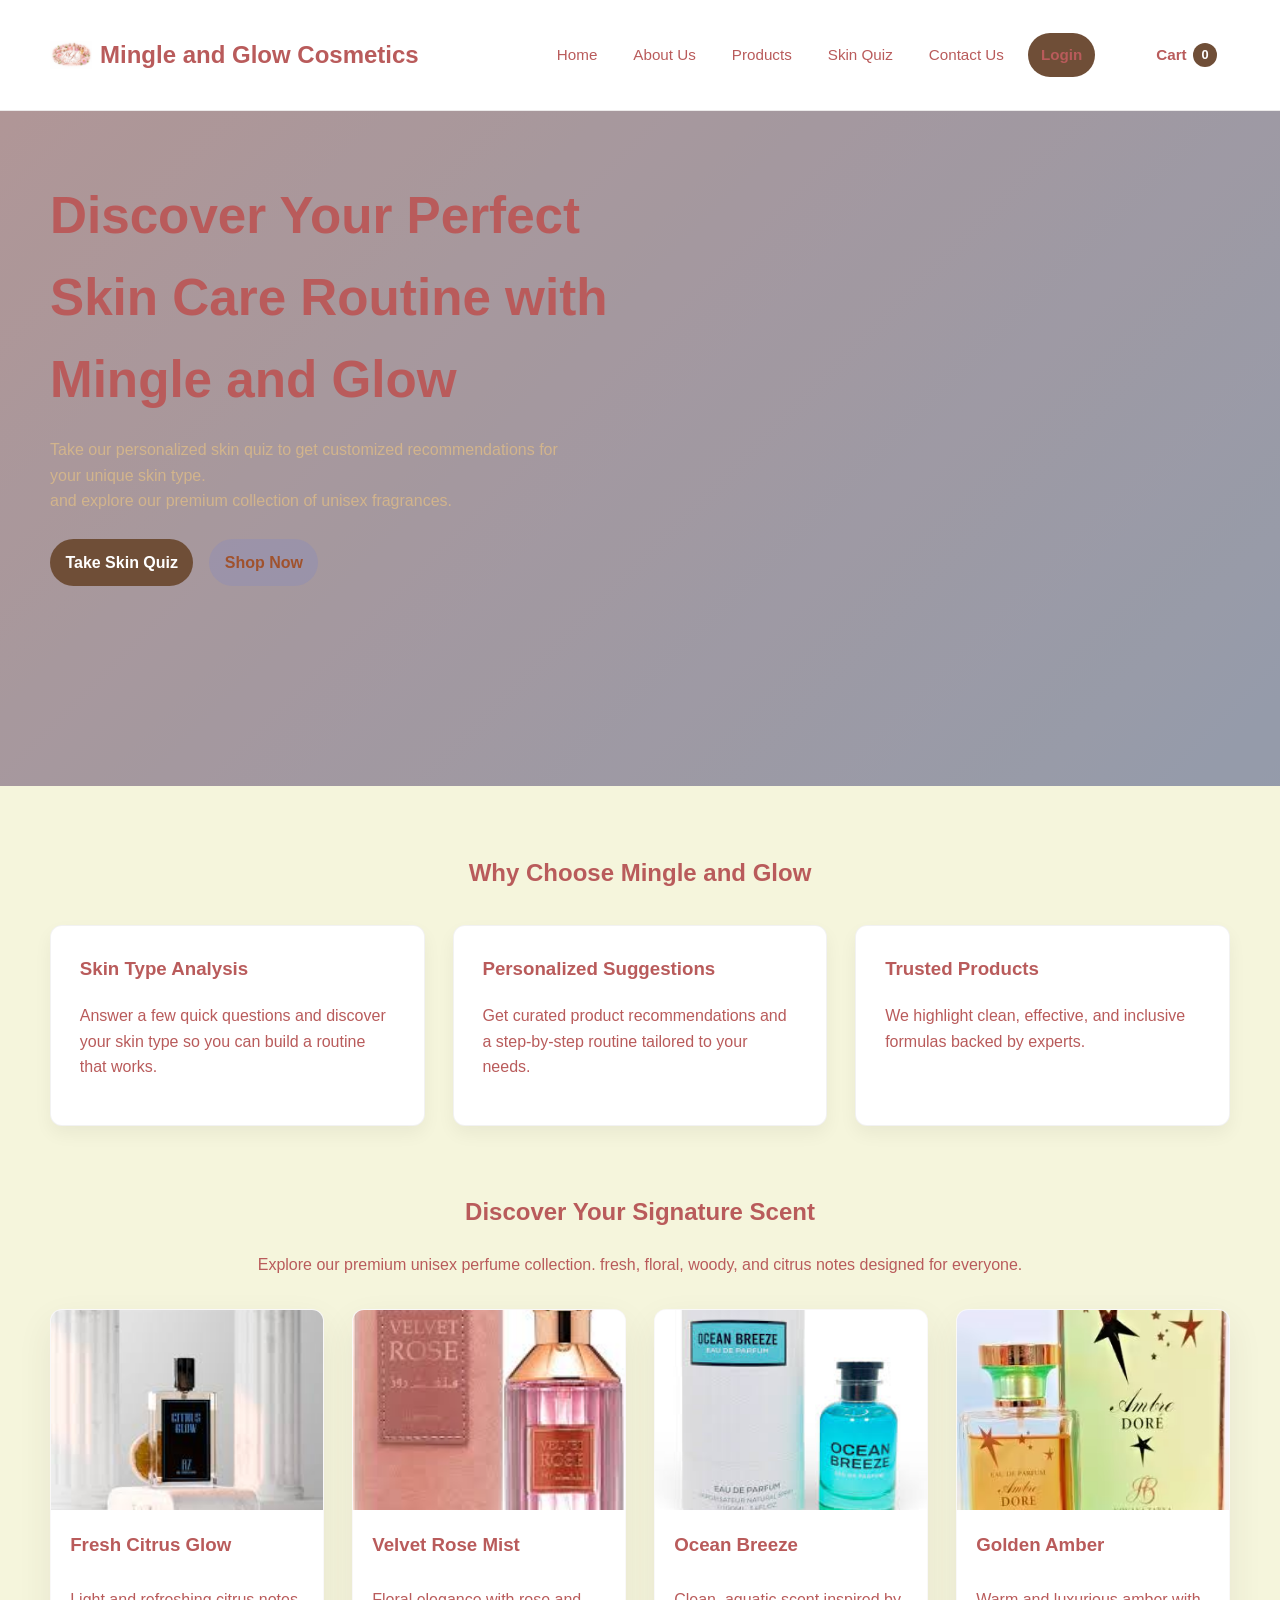
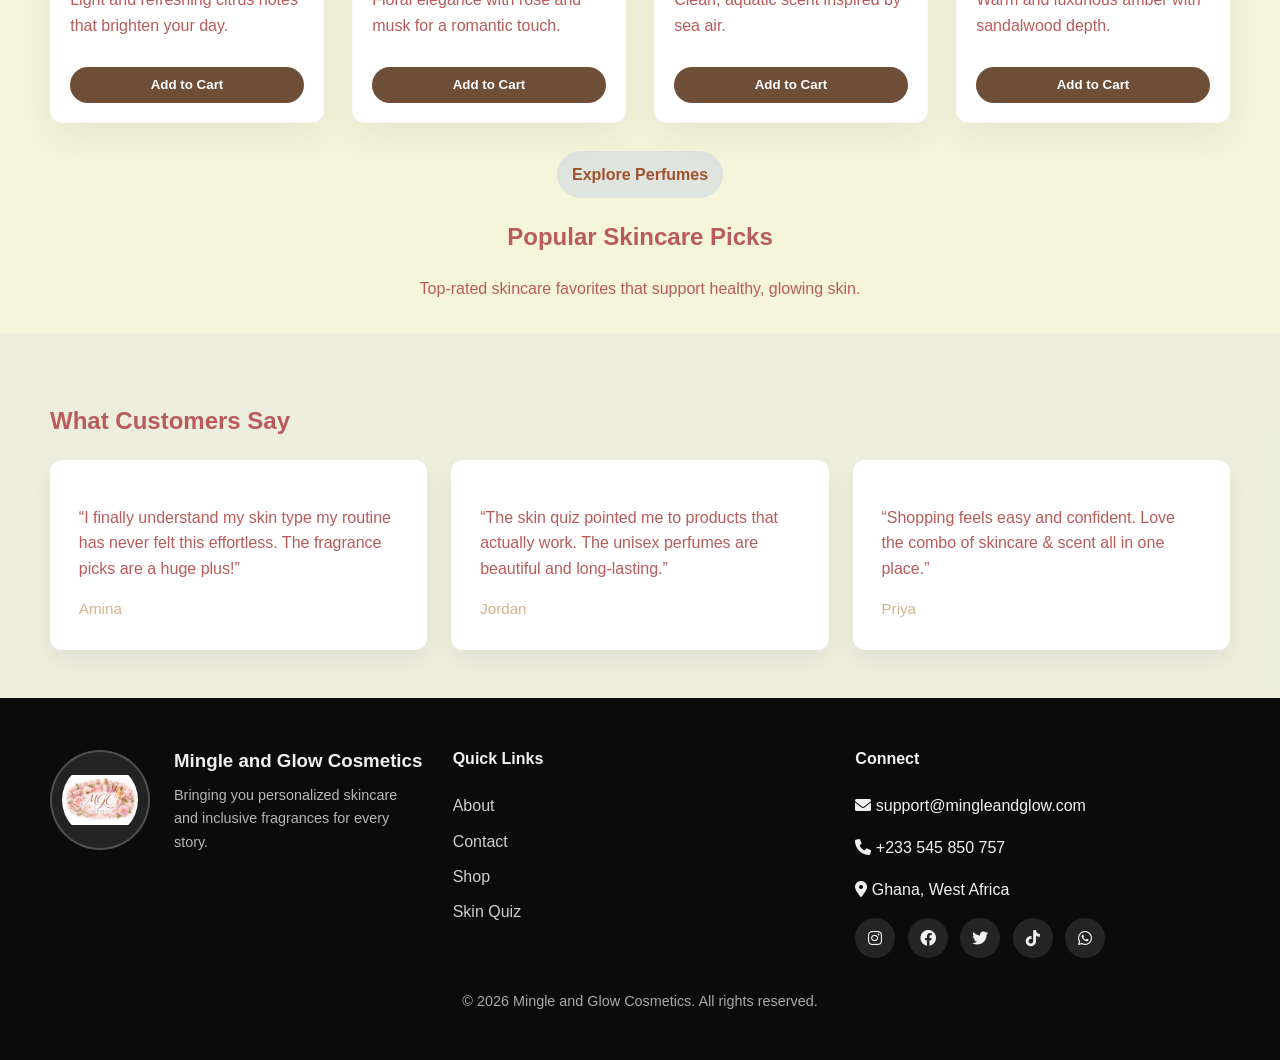
<file: index.html>
<!DOCTYPE html>
<html lang="en">
<head>
  <meta charset="UTF-8" />
  <meta name="viewport" content="width=device-width, initial-scale=1.0" />
  <title>Mingle and Glow Cosmetics</title>
  <link rel="stylesheet" href="https://cdnjs.cloudflare.com/ajax/libs/font-awesome/6.0.0/css/all.min.css" />
  <link rel="stylesheet" href="src/style.css" />
</head>
<body>
  <header class="site-header">
    <div class="container header-inner">
      <a class="brand" href="index.html">
        <img class="logo" src="images/logo.png" alt="Mingle and Glow logo" />
        <h2>Mingle and Glow Cosmetics</h2>
      </a>
      <nav class="main-nav">
        <a href="index.html">Home</a>
        <a href="pages/about-us.html">About Us</a>
        <a href="pages/Products.html">Products</a>
        <a href="pages/skin-quiz.html">Skin Quiz</a>
        <a href="pages/contact-us.html">Contact Us</a>
        <a id="auth-action" class="btn btn-primary" href="pages/login.html">Login</a>
        <span id="user-greeting" class="user-greeting"></span>
        <a class="btn cart-link" href="pages/Cart.html">Cart <span id="cart-count" class="badge">0</span></a>
      </nav>
      <button class="nav-toggle" aria-label="Toggle navigation">☰</button>
    </div>
  </header>

  <main>
    <section class="hero">
      <div class="background-slideshow">
        <img src="images/background image.jpeg" alt="Background 1" />
        <img src="images/background images2.jpg (4).jpeg" alt="Background 2" />
        <img src="images/background images3.jpg.jpeg" alt="Background 3" />
        <img src="images/background images4.jpg.jpeg" alt="Background 4" />
        <img src="images/backgroud imades5.jpg.jpeg" alt="Background 5" />
        <img src="images/background images6.jpg.jpeg" alt="Background 6" />
        <img src="images/background images7.jpg.jpeg" alt="Background 7" />        
        <img src="images/background images7.jpg.jpeg" alt="Background 7" />
         <img src="images/background image.jpeg" alt="Background 1" />
      </div>
      <div class="container hero-grid">
        <div class="hero-text">
          <h1>Discover Your Perfect Skin Care Routine with Mingle and Glow</h1>
          <p>Take our personalized skin quiz to get customized recommendations for your unique skin type.  <br>  and explore our premium  collection of unisex fragrances.</p>
          <div class="hero-actions">
            <a class="btn btn-primary" href="pages/skin-quiz.html">Take Skin Quiz</a>
            <a class="btn btn-secondary" href="pages/Products.html">Shop Now</a>
          </div>
        </div>
        <div class="hero-image">
          <!-- <img src="images/hero-image.jpeg" alt="" /> -->
        </div>
      </div>
    </section>

    <section class="features">
      <div class="container">
        <h2>Why Choose Mingle and Glow</h2>
        <div class="feature-grid">
          <article class="feature">
            <h3>Skin Type Analysis</h3>
            <p>Answer a few quick questions and discover your skin type so you can build a routine that works.</p>
          </article>
          <article class="feature">
            <h3>Personalized Suggestions</h3>
            <p>Get curated product recommendations and a step-by-step routine tailored to your needs.</p>
          </article>
          <article class="feature">
            <h3>Trusted Products</h3>
            <p>We highlight clean, effective, and inclusive formulas backed by experts.</p>
          </article>
        </div>
      </div>
    </section>

    <section class="featured-fragrances">
      <div class="container">
        <div class="section-header">
          <h2>Discover Your Signature Scent</h2>
          <p>Explore our premium unisex perfume collection. fresh, floral, woody, and citrus notes designed for everyone.</p>
        </div>

        <div class="product-grid" id="featured-fragrances">
          <article class="product-card">
            <img src="images/citrus glow.jfif"Fresh Citrus Glow" />
            <div class="product-body">
              
              <h3>Fresh Citrus Glow</h3>
              <p>Light and refreshing citrus notes that brighten your day.</p>
              <button class="btn btn-primary" onclick="addToCart('perfume-citrus-glow')">Add to Cart</button>
            </div>
          </article>

          <article class="product-card">
            <img src="images/Velvet Rose Mist.jfif" alt="Velvet Rose Mist" />
            <div class="product-body">
              <h3>Velvet Rose Mist</h3>
              <p>Floral elegance with rose and musk for a romantic touch.</p>
              <button class="btn btn-primary" onclick="addToCart('perfume-velvet-rose')">Add to Cart</button>
            </div>
          </article>

          <article class="product-card">
            <img src="images/Ocean Breeze.jfif" alt="Ocean Breeze" />
            <div class="product-body">
              <h3>Ocean Breeze</h3>
              <p>Clean, aquatic scent inspired by sea air.</p>
              <button class="btn btn-primary" onclick="addToCart('perfume-ocean-breeze')">Add to Cart</button>
            </div>
          </article>

          <article class="product-card">
            <img src="images/Golden Amber.avif" alt="Golden Amber" />
            <div class="product-body">
              <h3>Golden Amber</h3>
              <p>Warm and luxurious amber with sandalwood depth.</p>
              <button class="btn btn-primary" onclick="addToCart('perfume-golden-amber')">Add to Cart</button>
            </div>
          </article>
        </div>

        <div class="section-actions">
          <a class="btn btn-secondary" href="pages/Products.html">Explore Perfumes</a>
        </div>
      </div>
    </section>

    <section class="popular-products">
      <div class="container">
        <div class="section-header">
          <h2>Popular Skincare Picks</h2>
          <p>Top-rated skincare favorites that support healthy, glowing skin.</p>
        </div>

        <div class="product-grid" id="popular-skincare">
          <!-- Filled by JS -->
        </div>
      </div>
    </section>

    <section class="testimonials">
      <div class="container">
        <h2>What Customers Say</h2>
        <div class="testimonial-grid">
          <article class="testimonial">
            <p>“I finally understand my skin type my routine has never felt this effortless. The fragrance picks are a huge plus!”</p>
            <footer> Amina</footer>
          </article>
          <article class="testimonial">
            <p>“The skin quiz pointed me to products that actually work. The unisex perfumes are beautiful and long-lasting.”</p>
            <footer> Jordan</footer>
          </article>
          <article class="testimonial">
            <p>“Shopping feels easy and confident. Love the combo of skincare & scent all in one place.”</p>
            <footer> Priya</footer>
          </article>
        </div>
      </div>
    </section>
  </main>

  <footer class="site-footer">
    <div class="container footer-grid">
      <div>
        <div class="footer-brand">
          <img class="footer-logo" src="images/logo.png" alt="Mingle and Glow logo" />
          <div>
            <h3>Mingle and Glow Cosmetics</h3>
            <p>Bringing you personalized skincare and inclusive fragrances for every story.</p>
          </div>
        </div>
      </div>

      <div>
        <h4>Quick Links</h4>
        <ul class="footer-links">
          <li><a href="pages/About%20us%20.html">About</a></li>
          <li><a href="pages/Contact%20us%20.html">Contact</a></li>
          <li><a href="pages/Products.html">Shop</a></li>
          <li><a href="pages/Skin%20Quiz%20.html">Skin Quiz</a></li>
        </ul>
      </div>

      <div>
        <h4>Connect</h4>
        <p><i class="fas fa-envelope"></i> <a href="mailto:support@mingleandglow.com">support@mingleandglow.com</a></p>
        <p><i class="fas fa-phone"></i> <a href="tel:+233545850757">+233 545 850 757</a></p>
        <p><i class="fas fa-map-marker-alt"></i> Ghana, West Africa</p>
        <div class="social-icons">
          <a href="https://www.instagram.com" target="_blank" aria-label="Instagram"><i class="fab fa-instagram"></i></a>
          <a href="https://www.facebook.com" target="_blank" aria-label="Facebook"><i class="fab fa-facebook"></i></a>
          <a href="https://www.twitter.com" target="_blank" aria-label="Twitter"><i class="fab fa-twitter"></i></a>
          <a href="https://www.tiktok.com" target="_blank" aria-label="TikTok"><i class="fab fa-tiktok"></i></a>
          <a href="https://wa.me/0545850757" target="_blank" aria-label="WhatsApp"><i class="fab fa-whatsapp"></i></a>
        </div>
      </div>
    </div>
    <div class="footer-bottom">
      <p>© <span id="year"></span> Mingle and Glow Cosmetics. All rights reserved.</p>
    </div>
  </footer>

  <script src="src/app.js"></script>
  <script>
    document.getElementById('year').textContent = new Date().getFullYear();
    updateCartBadge();
    renderPopularSkincare();

    // Footer text click effects
    const footerHeadings = document.querySelectorAll('.site-footer h3, .site-footer h4');
    const footerTexts = document.querySelectorAll('.site-footer > div > div > p');

    footerHeadings.forEach(heading => {
      heading.addEventListener('click', function() {
        this.classList.toggle('clicked');
      });
    });

    footerTexts.forEach(text => {
      text.addEventListener('click', function() {
        this.classList.toggle('clicked');
      });
    });
  </script>
</body>
</html>
</file>
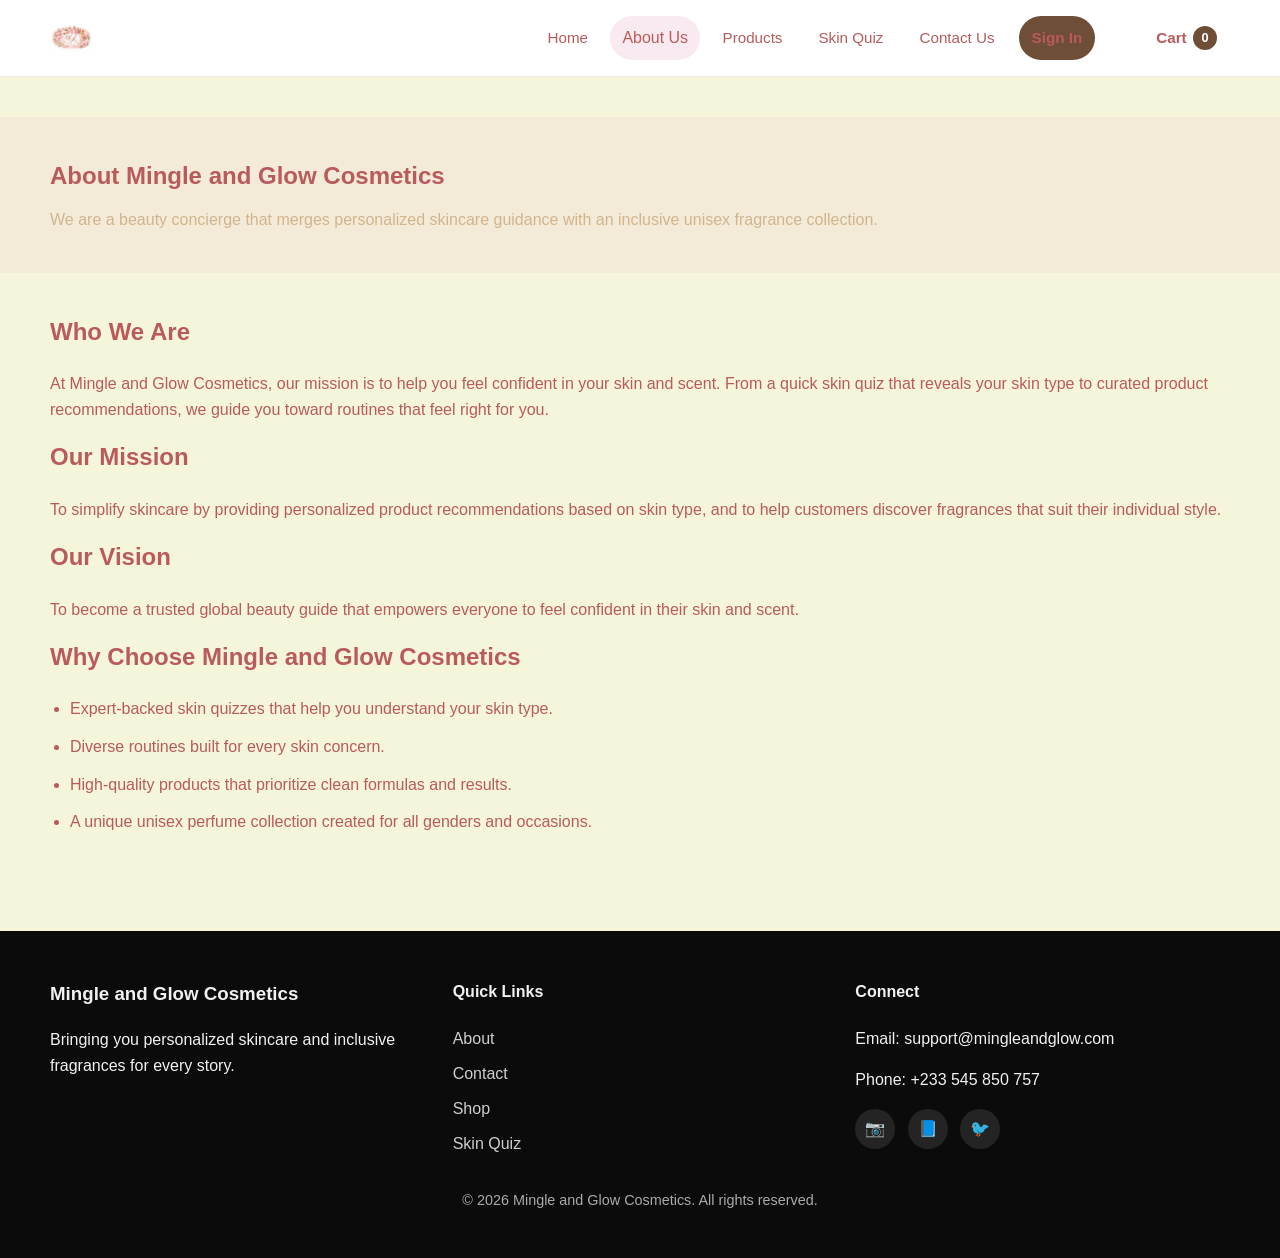
<file: pages/About us .html>
<!DOCTYPE html>
<html lang="en">
<head>
  <meta charset="UTF-8" />
  <meta name="viewport" content="width=device-width, initial-scale=1.0" />
  <title>About Us — Mingle and Glow Cosmetics</title>
  <link rel="stylesheet" href="../src/style.css" />
</head>
<body>
  <header class="site-header">
    <div class="container header-inner">
      <a class="brand" href="../index.html">
        <img class="logo" src="../images/logo.png" alt="Mingle and Glow logo" />
      </a>
      <nav class="main-nav">
        <a href="../index.html">Home</a>
        <a href="About%20us%20.html" class="active">About Us</a>
        <a href="Products.html">Products</a>
        <a href="Skin%20Quiz%20.html">Skin Quiz</a>
        <a href="Contact%20us%20.html">Contact Us</a>
        <a id="auth-action" class="btn btn-primary" href="Sign%20In.html">Sign In</a>
        <span id="user-greeting" class="user-greeting"></span>
        <a class="btn cart-link" href="Cart.html">Cart <span id="cart-count" class="badge">0</span></a>
      </nav>
      <button class="nav-toggle" aria-label="Toggle navigation">☰</button>
    </div>
  </header>

  <main class="page-content">
    <section class="page-header">
      <div class="container">
        <h1>About Mingle and Glow Cosmetics</h1>
        <p>We are a beauty concierge that merges personalized skincare guidance with an inclusive unisex fragrance collection.</p>
      </div>
    </section>

    <section class="content-block">
      <div class="container">
        <h2>Who We Are</h2>
        <p>At Mingle and Glow Cosmetics, our mission is to help you feel confident in your skin and scent. From a quick skin quiz that reveals your skin type to curated product recommendations, we guide you toward routines that feel right for you.</p>

        <h2>Our Mission</h2>
        <p>To simplify skincare by providing personalized product recommendations based on skin type, and to help customers discover fragrances that suit their individual style.</p>

        <h2>Our Vision</h2>
        <p>To become a trusted global beauty guide that empowers everyone to feel confident in their skin and scent.</p>

        <h2>Why Choose Mingle and Glow Cosmetics</h2>
        <ul class="checklist">
          <li>Expert-backed skin quizzes that help you understand your skin type.</li>
          <li>Diverse routines built for every skin concern.</li>
          <li>High-quality products that prioritize clean formulas and results.</li>
          <li>A unique unisex perfume collection created for all genders and occasions.</li>
        </ul>
      </div>
    </section>
  </main>

  <footer class="site-footer">
    <div class="container footer-grid">
      <div>
        <h3>Mingle and Glow Cosmetics</h3>
        <p>Bringing you personalized skincare and inclusive fragrances for every story.</p>
      </div>

      <div>
        <h4>Quick Links</h4>
        <ul class="footer-links">
          <li><a href="About%20us%20.html">About</a></li>
          <li><a href="Contact%20us%20.html">Contact</a></li>
          <li><a href="Products.html">Shop</a></li>
          <li><a href="Skin%20Quiz%20.html">Skin Quiz</a></li>
        </ul>
      </div>

      <div>
        <h4>Connect</h4>
        <p>Email: <a href="mailto:support@mingleandglow.com">support@mingleandglow.com</a></p>
        <p>Phone: +233 545 850 757</p>
        <div class="social-icons">
          <a href="#" aria-label="Instagram">📷</a>
          <a href="#" aria-label="Facebook">📘</a>
          <a href="#" aria-label="Twitter">🐦</a>
        </div>
      </div>
    </div>
    <div class="footer-bottom">
      <p>© <span id="year"></span> Mingle and Glow Cosmetics. All rights reserved.</p>
    </div>
  </footer>

  <script src="../src/app.js"></script>
  <script>
    document.getElementById('year').textContent = new Date().getFullYear();
    updateCartBadge();
  </script>
</body>
</html>
</file>
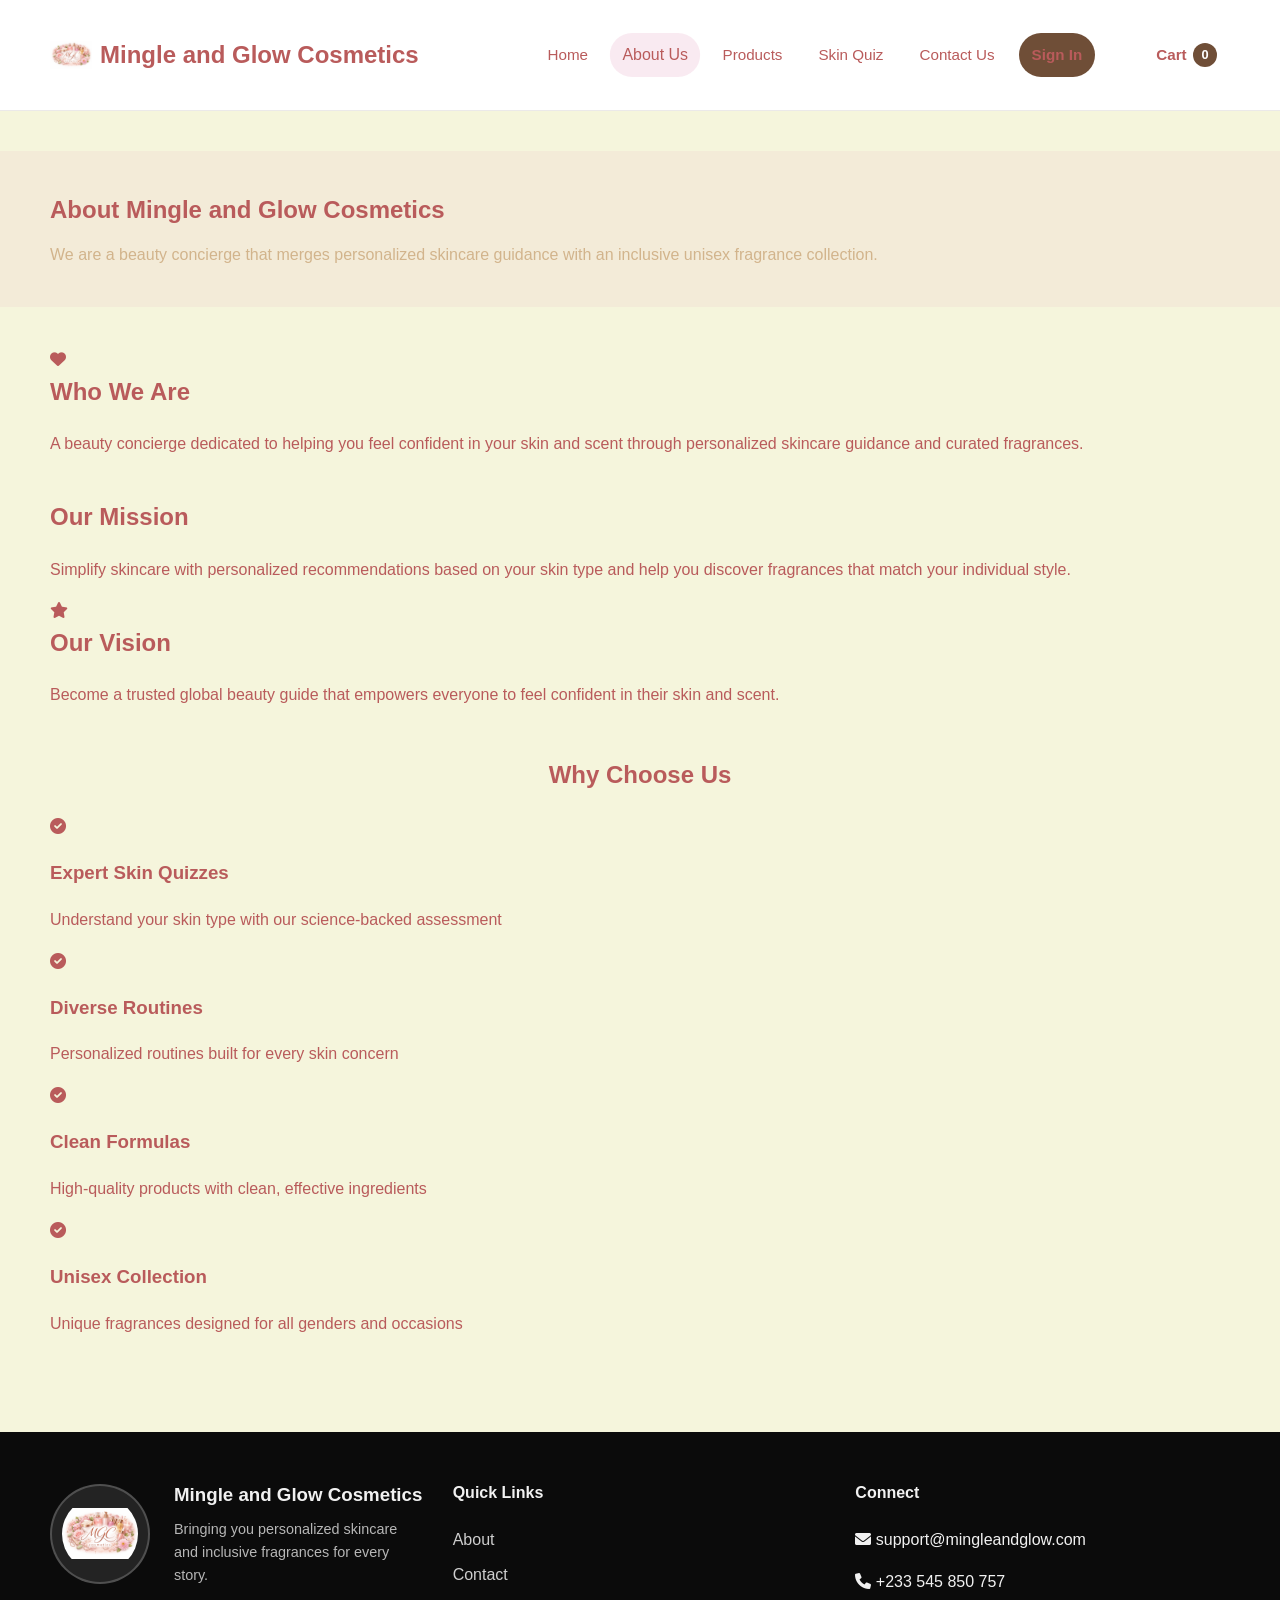
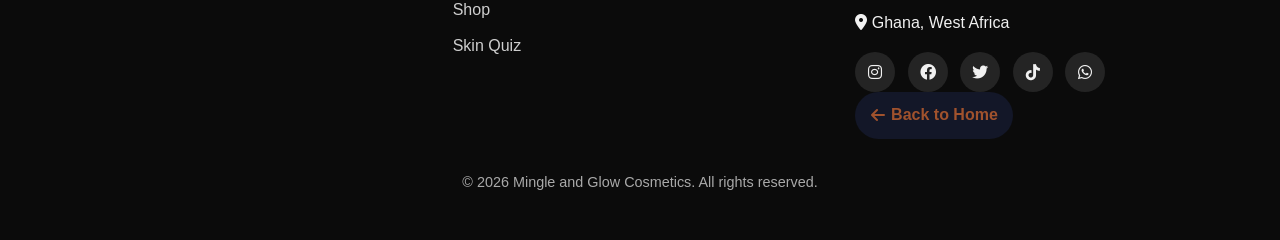
<file: pages/about-us.html>
<!DOCTYPE html>
<html lang="en">
<head>
  <meta charset="UTF-8" />
  <meta name="viewport" content="width=device-width, initial-scale=1.0" />
  <title>About Us — Mingle and Glow Cosmetics</title>
  <link rel="stylesheet" href="https://cdnjs.cloudflare.com/ajax/libs/font-awesome/6.0.0/css/all.min.css" />
  <link rel="stylesheet" href="../src/style.css" />
</head>
<body>
  <header class="site-header">
    <div class="container header-inner">
      <a class="brand" href="../index.html">
        <img class="logo" src="../images/logo.png" alt="Mingle and Glow logo" />
        <h2>Mingle and Glow Cosmetics</h2>
      </a>
      <nav class="main-nav">
        <a href="../index.html">Home</a>
        <a href="about-us.html" class="active">About Us</a>
        <a href="Products.html">Products</a>
        <a href="skin-quiz.html">Skin Quiz</a>
        <a href="contact-us.html">Contact Us</a>
        <a id="auth-action" class="btn btn-primary" href="sign-in.html">Sign In</a>
        <span id="user-greeting" class="user-greeting"></span>
        <a class="btn cart-link" href="Cart.html">Cart <span id="cart-count" class="badge">0</span></a>
      </nav>
      <button class="nav-toggle" aria-label="Toggle navigation">☰</button>
    </div>
  </header>

  <main class="page-content">
    <section class="page-header">
      <div class="container">
        <h1>About Mingle and Glow Cosmetics</h1>
        <p>We are a beauty concierge that merges personalized skincare guidance with an inclusive unisex fragrance collection.</p>
      </div>
    </section>

    <section class="content-block">
      <div class="container">
        <div class="about-grid">
          <article class="about-card">
            <div class="about-icon">
              <i class="fas fa-heart"></i>
            </div>
            <h2>Who We Are</h2>
            <p>A beauty concierge dedicated to helping you feel confident in your skin and scent through personalized skincare guidance and curated fragrances.</p>
          </article>

          <article class="about-card">
            <div class="about-icon">
              <i class="fas fa-target"></i>
            </div>
            <h2>Our Mission</h2>
            <p>Simplify skincare with personalized recommendations based on your skin type and help you discover fragrances that match your individual style.</p>
          </article>

          <article class="about-card">
            <div class="about-icon">
              <i class="fas fa-star"></i>
            </div>
            <h2>Our Vision</h2>
            <p>Become a trusted global beauty guide that empowers everyone to feel confident in their skin and scent.</p>
          </article>
        </div>

        <h2 style="margin-top: 3rem; text-align: center;">Why Choose Us</h2>
        <div class="features-list">
          <div class="feature-item">
            <i class="fas fa-check-circle"></i>
            <h3>Expert Skin Quizzes</h3>
            <p>Understand your skin type with our science-backed assessment</p>
          </div>
          <div class="feature-item">
            <i class="fas fa-check-circle"></i>
            <h3>Diverse Routines</h3>
            <p>Personalized routines built for every skin concern</p>
          </div>
          <div class="feature-item">
            <i class="fas fa-check-circle"></i>
            <h3>Clean Formulas</h3>
            <p>High-quality products with clean, effective ingredients</p>
          </div>
          <div class="feature-item">
            <i class="fas fa-check-circle"></i>
            <h3>Unisex Collection</h3>
            <p>Unique fragrances designed for all genders and occasions</p>
          </div>
        </div>
      </div>
    </section>
  </main>

  <footer class="site-footer">
    <div class="container footer-grid">
      <div>
        <div class="footer-brand">
          <img class="footer-logo" src="../images/logo.png" alt="Mingle and Glow logo" />
          <div>
            <h3>Mingle and Glow Cosmetics</h3>
            <p>Bringing you personalized skincare and inclusive fragrances for every story.</p>
          </div>
        </div>
      </div>

      <div>
        <h4>Quick Links</h4>
        <ul class="footer-links">
          <li><a href="About%20us%20.html">About</a></li>
          <li><a href="Contact%20us%20.html">Contact</a></li>
          <li><a href="Products.html">Shop</a></li>
          <li><a href="Skin%20Quiz%20.html">Skin Quiz</a></li>
        </ul>
      </div>

      <div>
        <h4>Connect</h4>
        <p><i class="fas fa-envelope"></i> <a href="mailto:support@mingleandglow.com">support@mingleandglow.com</a></p>
        <p><i class="fas fa-phone"></i> <a href="tel:+233545850757">+233 545 850 757</a></p>
        <p><i class="fas fa-map-marker-alt"></i> Ghana, West Africa</p>
        <div class="social-icons">
          <a href="https://www.instagram.com" target="_blank" aria-label="Instagram"><i class="fab fa-instagram"></i></a>
          <a href="https://www.facebook.com" target="_blank" aria-label="Facebook"><i class="fab fa-facebook"></i></a>
          <a href="https://www.twitter.com" target="_blank" aria-label="Twitter"><i class="fab fa-twitter"></i></a>
          <a href="https://www.tiktok.com" target="_blank" aria-label="TikTok"><i class="fab fa-tiktok"></i></a>
          <a href="https://wa.me/0545850757" target="_blank" aria-label="WhatsApp"><i class="fab fa-whatsapp"></i></a>
        </div>
        <div class="back-to-home">
          <a href="../index.html" class="btn btn-secondary"><i class="fas fa-arrow-left"></i> Back to Home</a>
        </div>
      </div>
    </div>
    <div class="footer-bottom">
      <p>© <span id="year"></span> Mingle and Glow Cosmetics. All rights reserved.</p>
    </div>
  </footer>

  <script src="../src/app.js"></script>
  <script>
    document.getElementById('year').textContent = new Date().getFullYear();
    updateCartBadge();

    // Footer text click effects
    const footerHeadings = document.querySelectorAll('.site-footer h3, .site-footer h4');
    const footerTexts = document.querySelectorAll('.site-footer > div > div > p');

    footerHeadings.forEach(heading => {
      heading.addEventListener('click', function() {
        this.classList.toggle('clicked');
      });
    });

    footerTexts.forEach(text => {
      text.addEventListener('click', function() {
        this.classList.toggle('clicked');
      });
    });
  </script>
</body>
</html>
</file>
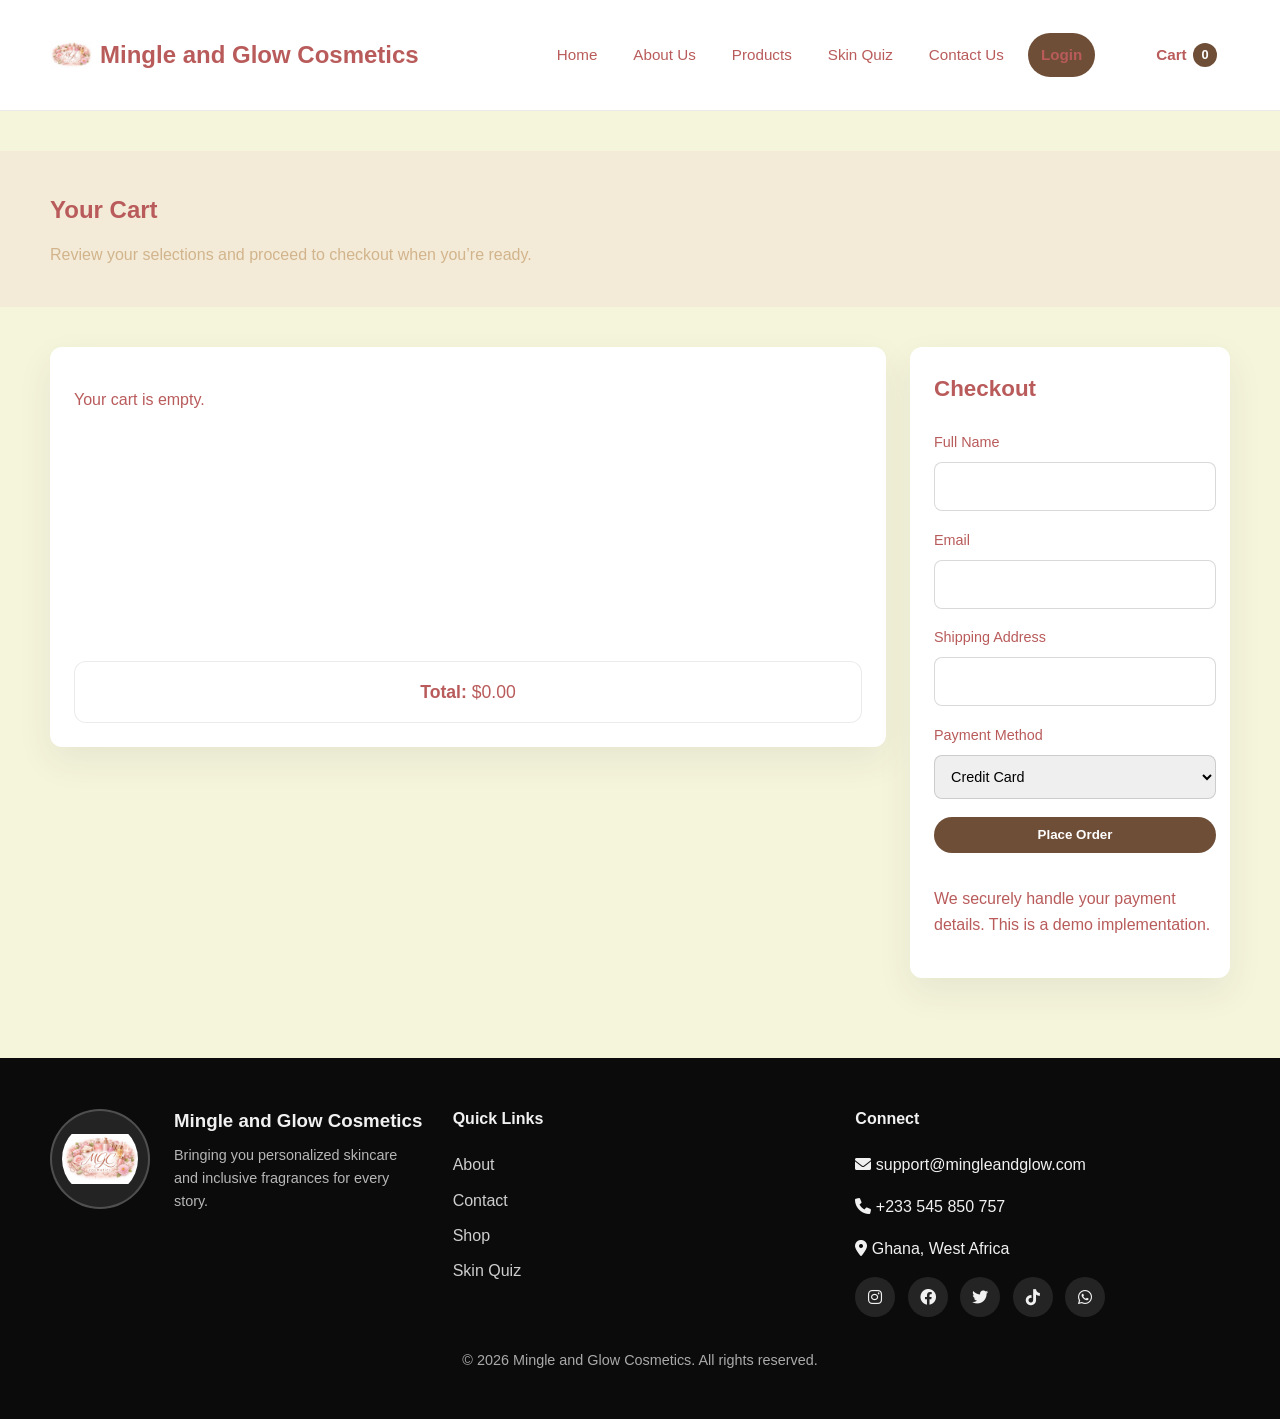
<file: pages/Cart.html>
<!DOCTYPE html>
<html lang="en">
<head>
  <meta charset="UTF-8" />
  <meta name="viewport" content="width=device-width, initial-scale=1.0" />
  <title>Cart — Mingle and Glow Cosmetics</title>
  <link rel="stylesheet" href="https://cdnjs.cloudflare.com/ajax/libs/font-awesome/6.0.0/css/all.min.css" />
  <link rel="stylesheet" href="../src/style.css" />
</head>
<body data-page="cart">
  <header class="site-header">
    <div class="container header-inner">
      <a class="brand" href="../index.html">
        <img class="logo" src="../images/logo.png" alt="Mingle and Glow logo" />
        <h2>Mingle and Glow Cosmetics</h2>
      </a>
      <nav class="main-nav">
        <a href="../index.html">Home</a>
        <a href="about-us.html">About Us</a>
        <a href="Products.html">Products</a>
        <a href="skin-quiz.html">Skin Quiz</a>
        <a href="contact-us.html">Contact Us</a>
        <a id="auth-action" class="btn btn-primary" href="login.html">Login</a>
        <span id="user-greeting" class="user-greeting"></span>
        <a class="btn cart-link" href="Cart.html">Cart <span id="cart-count" class="badge">0</span></a>
      </nav>
      <button class="nav-toggle" aria-label="Toggle navigation">☰</button>
    </div>
  </header>

  <main class="page-content">
    <section class="page-header">
      <div class="container">
        <h1>Your Cart</h1>
        <p>Review your selections and proceed to checkout when you’re ready.</p>
      </div>
    </section>

    <section class="cart-section">
      <div class="container cart-grid">
        <div class="cart-items">
          <div id="cart-contents"></div>
          <div class="cart-total">
            <div>
              <strong>Total:</strong>
              <span id="cart-total">$0.00</span>
            </div>
          </div>
        </div>

        <div class="checkout">
          <h2>Checkout</h2>
          <form id="checkout-form" class="checkout-form">
            <div class="form-group">
              <label for="full-name">Full Name</label>
              <input id="full-name" name="fullName" required />
            </div>
            <div class="form-group">
              <label for="checkout-email">Email</label>
              <input id="checkout-email" name="email" type="email" required />
            </div>
            <div class="form-group">
              <label for="address">Shipping Address</label>
              <input id="address" name="address" required />
            </div>
            <div class="form-group">
              <label for="payment">Payment Method</label>
              <select id="payment" name="payment" required>
                <option value="Credit Card">Credit Card</option>
                <option value="PayPal">PayPal</option>
                <option value="Apple Pay">Apple Pay</option>
                <option value="Momo">Mobile Money (Momo) - 0545850757</option>
              </select>
            </div>
            <div id="momo-info" class="form-info" style="display: none;">
              <p><strong>Momo Payment Number:</strong> 0545850757</p>
              <p>Please complete your payment using this number and your Momo account.</p>
            </div>
            <button class="btn btn-primary" type="submit">Place Order</button>
            <p class="privacy-note">We securely handle your payment details. This is a demo implementation.</p>
          </form>
        </div>
      </div>
    </section>
  </main>

  <footer class="site-footer">
    <div class="container footer-grid">
      <div>
        <div class="footer-brand">
          <img class="footer-logo" src="../images/logo.png" alt="Mingle and Glow logo" />
          <div>
            <h3>Mingle and Glow Cosmetics</h3>
            <p>Bringing you personalized skincare and inclusive fragrances for every story.</p>
          </div>
        </div>
      </div>

      <div>
        <h4>Quick Links</h4>
        <ul class="footer-links">
          <li><a href="About%20us%20.html">About</a></li>
          <li><a href="Contact%20us%20.html">Contact</a></li>
          <li><a href="Products.html">Shop</a></li>
          <li><a href="Skin%20Quiz%20.html">Skin Quiz</a></li>
        </ul>
      </div>

      <div>
        <h4>Connect</h4>
        <p><i class="fas fa-envelope"></i> <a href="mailto:support@mingleandglow.com">support@mingleandglow.com</a></p>
        <p><i class="fas fa-phone"></i> <a href="tel:+233545850757">+233 545 850 757</a></p>
        <p><i class="fas fa-map-marker-alt"></i> Ghana, West Africa</p>
        <div class="social-icons">
          <a href="https://www.instagram.com" target="_blank" aria-label="Instagram"><i class="fab fa-instagram"></i></a>
          <a href="https://www.facebook.com" target="_blank" aria-label="Facebook"><i class="fab fa-facebook"></i></a>
          <a href="https://www.twitter.com" target="_blank" aria-label="Twitter"><i class="fab fa-twitter"></i></a>
          <a href="https://www.tiktok.com" target="_blank" aria-label="TikTok"><i class="fab fa-tiktok"></i></a>
          <a href="https://wa.me/0545850757" target="_blank" aria-label="WhatsApp"><i class="fab fa-whatsapp"></i></a>
        </div>
      </div>
    </div>
    <div class="footer-bottom">
      <p>© <span id="year"></span> Mingle and Glow Cosmetics. All rights reserved.</p>
    </div>
  </footer>

  <script src="../src/app.js"></script>
  <script>
    document.getElementById('year').textContent = new Date().getFullYear();
    updateCartBadge();

    // Show/hide Momo payment info
    const paymentSelect = document.getElementById('payment');
    const momoInfo = document.getElementById('momo-info');
    
    paymentSelect.addEventListener('change', () => {
      if (paymentSelect.value === 'Momo') {
        momoInfo.style.display = 'block';
      } else {
        momoInfo.style.display = 'none';
      }
    });

    // Footer text click effects
    const footerHeadings = document.querySelectorAll('.site-footer h3, .site-footer h4');
    const footerTexts = document.querySelectorAll('.site-footer > div > div > p');

    footerHeadings.forEach(heading => {
      heading.addEventListener('click', function() {
        this.classList.toggle('clicked');
      });
    });

    footerTexts.forEach(text => {
      text.addEventListener('click', function() {
        this.classList.toggle('clicked');
      });
    });
  </script>
</body>
</html>
</file>
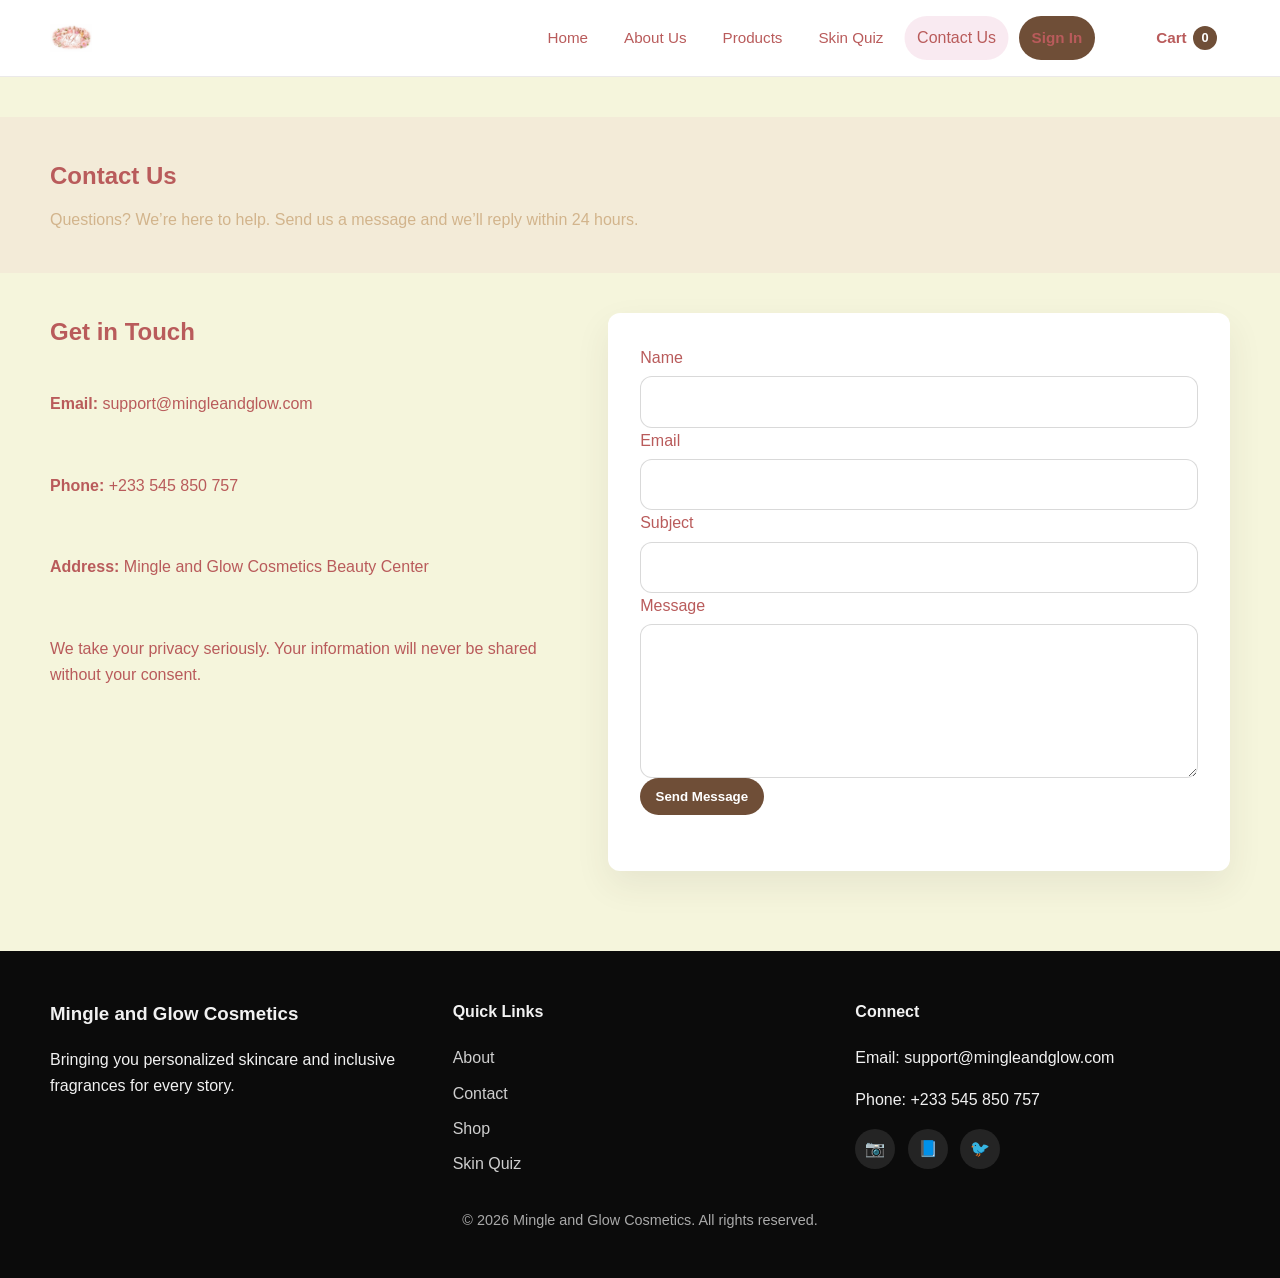
<file: pages/Contact us .html>
<!DOCTYPE html>
<html lang="en">
<head>
  <meta charset="UTF-8" />
  <meta name="viewport" content="width=device-width, initial-scale=1.0" />
  <title>Contact Us — Mingle and Glow Cosmetics</title>
  <link rel="stylesheet" href="../src/style.css" />
</head>
<body>
  <header class="site-header">
    <div class="container header-inner">
      <a class="brand" href="../index.html">
        <img class="logo" src="../images/logo.png" alt="Mingle and Glow logo" />
      </a>
      <nav class="main-nav">
        <a href="../index.html">Home</a>
        <a href="About%20us%20.html">About Us</a>
        <a href="Products.html">Products</a>
        <a href="Skin%20Quiz%20.html">Skin Quiz</a>
        <a href="Contact%20us%20.html" class="active">Contact Us</a>
        <a id="auth-action" class="btn btn-primary" href="Sign%20In.html">Sign In</a>
        <span id="user-greeting" class="user-greeting"></span>
        <a class="btn cart-link" href="Cart.html">Cart <span id="cart-count" class="badge">0</span></a>
      </nav>
      <button class="nav-toggle" aria-label="Toggle navigation">☰</button>
    </div>
  </header>

  <main class="page-content">
    <section class="page-header">
      <div class="container">
        <h1>Contact Us</h1>
        <p>Questions? We’re here to help. Send us a message and we’ll reply within 24 hours.</p>
      </div>
    </section>

    <section class="contact-section">
      <div class="container contact-grid">
        <div class="contact-details">
          <h2>Get in Touch</h2>
          <p><strong>Email:</strong> <a href="mailto:support@mingleandglow.com">support@mingleandglow.com</a></p>
          <p><strong>Phone:</strong> +233 545 850 757</p>
          <p><strong>Address:</strong> Mingle and Glow Cosmetics Beauty Center</p>
          <p class="privacy-note">We take your privacy seriously. Your information will never be shared without your consent.</p>
        </div>

        <form id="contact-form" class="contact-form">
          <div class="form-group">
            <label for="name">Name</label>
            <input type="text" id="name" name="name" required />
          </div>
          <div class="form-group">
            <label for="email">Email</label>
            <input type="email" id="email" name="email" required />
          </div>
          <div class="form-group">
            <label for="subject">Subject</label>
            <input type="text" id="subject" name="subject" required />
          </div>
          <div class="form-group">
            <label for="message">Message</label>
            <textarea id="message" name="message" rows="5" required></textarea>
          </div>
          <button class="btn btn-primary" type="submit">Send Message</button>
          <p id="contact-feedback" class="message"></p>
        </form>
      </div>
    </section>
  </main>

  <footer class="site-footer">
    <div class="container footer-grid">
      <div>
        <h3>Mingle and Glow Cosmetics</h3>
        <p>Bringing you personalized skincare and inclusive fragrances for every story.</p>
      </div>

      <div>
        <h4>Quick Links</h4>
        <ul class="footer-links">
          <li><a href="About%20us%20.html">About</a></li>
          <li><a href="Contact%20us%20.html">Contact</a></li>
          <li><a href="Products.html">Shop</a></li>
          <li><a href="Skin%20Quiz%20.html">Skin Quiz</a></li>
        </ul>
      </div>

      <div>
        <h4>Connect</h4>
        <p>Email: <a href="mailto:support@mingleandglow.com">support@mingleandglow.com</a></p>
        <p>Phone: +233 545 850 757</p>
        <div class="social-icons">
          <a href="#" aria-label="Instagram">📷</a>
          <a href="#" aria-label="Facebook">📘</a>
          <a href="#" aria-label="Twitter">🐦</a>
        </div>
      </div>
    </div>
    <div class="footer-bottom">
      <p>© <span id="year"></span> Mingle and Glow Cosmetics. All rights reserved.</p>
    </div>
  </footer>

  <script src="../src/app.js"></script>
  <script>
    document.getElementById('year').textContent = new Date().getFullYear();
    updateCartBadge();

    document.getElementById('contact-form').addEventListener('submit', (event) => {
      event.preventDefault();
      document.getElementById('contact-feedback').textContent = 'Thanks for reaching out! We will be in touch soon.';
      document.getElementById('contact-form').reset();
    });
  </script>
</body>
</html>
</file>
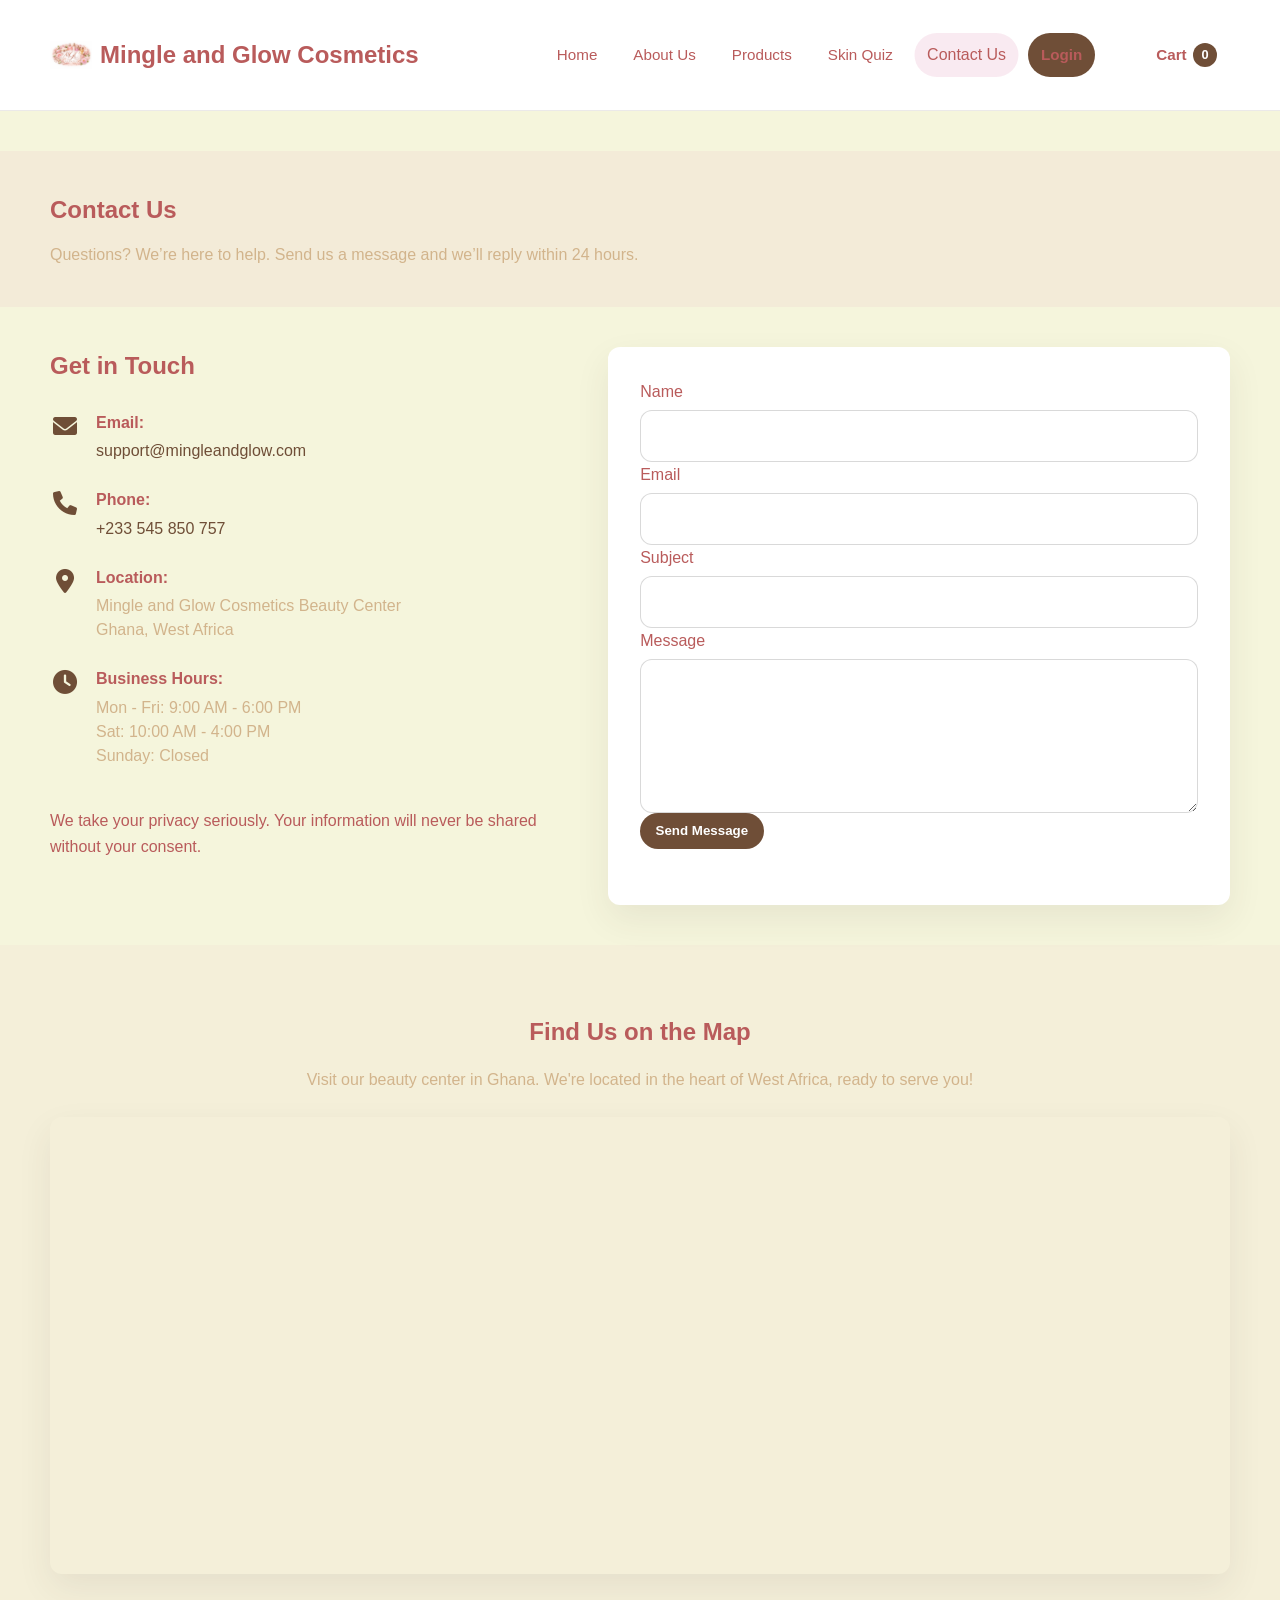
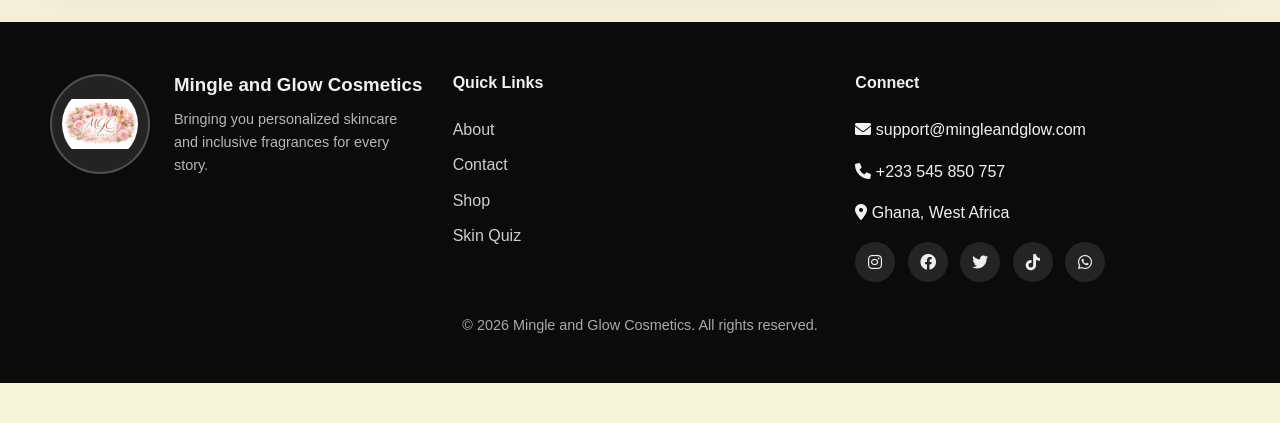
<file: pages/contact-us.html>
<!DOCTYPE html>
<html lang="en">
<head>
  <meta charset="UTF-8" />
  <meta name="viewport" content="width=device-width, initial-scale=1.0" />
  <title>Contact Us — Mingle and Glow Cosmetics</title>
  <link rel="stylesheet" href="https://cdnjs.cloudflare.com/ajax/libs/font-awesome/6.0.0/css/all.min.css" />
  <link rel="stylesheet" href="../src/style.css" />
</head>
<body data-page="contact-us">
  <header class="site-header">
    <div class="container header-inner">
      <a class="brand" href="../index.html">
        <img class="logo" src="../images/logo.png" alt="Mingle and Glow logo" />
        <h2>Mingle and Glow Cosmetics</h2>
      </a>
      <nav class="main-nav">
        <a href="../index.html">Home</a>
        <a href="about-us.html">About Us</a>
        <a href="Products.html">Products</a>
        <a href="skin-quiz.html">Skin Quiz</a>
        <a href="contact-us.html" class="active">Contact Us</a>
        <a id="auth-action" class="btn btn-primary" href="login.html">Login</a>
        <span id="user-greeting" class="user-greeting"></span>
        <a class="btn cart-link" href="Cart.html">Cart <span id="cart-count" class="badge">0</span></a>
      </nav>
      <button class="nav-toggle" aria-label="Toggle navigation">☰</button>
    </div>
  </header>

  <main class="page-content">
    <section class="page-header">
      <div class="container">
        <h1>Contact Us</h1>
        <p>Questions? We’re here to help. Send us a message and we’ll reply within 24 hours.</p>
      </div>
    </section>

    <section class="contact-section">
      <div class="container contact-grid">
        <div class="contact-details">
          <h2>Get in Touch</h2>
          <div class="contact-info-item">
            <i class="fas fa-envelope"></i>
            <div>
              <strong>Email:</strong>
              <p><a href="mailto:support@mingleandglow.com">support@mingleandglow.com</a></p>
            </div>
          </div>
          <div class="contact-info-item">
            <i class="fas fa-phone"></i>
            <div>
              <strong>Phone:</strong>
              <p><a href="tel:+233545850757">+233 545 850 757</a></p>
            </div>
          </div>
          <div class="contact-info-item">
            <i class="fas fa-map-marker-alt"></i>
            <div>
              <strong>Location:</strong>
              <p>Mingle and Glow Cosmetics Beauty Center<br/>Ghana, West Africa</p>
            </div>
          </div>
          <div class="contact-info-item">
            <i class="fas fa-clock"></i>
            <div>
              <strong>Business Hours:</strong>
              <p>Mon - Fri: 9:00 AM - 6:00 PM<br/>Sat: 10:00 AM - 4:00 PM<br/>Sunday: Closed</p>
            </div>
          </div>
          <p class="privacy-note">We take your privacy seriously. Your information will never be shared without your consent.</p>
        </div>

        <form id="contact-form" class="contact-form">
          <div class="form-group">
            <label for="name">Name</label>
            <input type="text" id="name" name="name" required />
          </div>
          <div class="form-group">
            <label for="email">Email</label>
            <input type="email" id="email" name="email" required />
          </div>
          <div class="form-group">
            <label for="subject">Subject</label>
            <input type="text" id="subject" name="subject" required />
          </div>
          <div class="form-group">
            <label for="message">Message</label>
            <textarea id="message" name="message" rows="5" required></textarea>
          </div>
          <button class="btn btn-primary" type="submit">Send Message</button>
          <p id="contact-feedback" class="message"></p>
        </form>
      </div>
    </section>

    <section class="location-section">
      <div class="container">
        <h2>Find Us on the Map</h2>
        <p>Visit our beauty center in Ghana. We're located in the heart of West Africa, ready to serve you!</p>
        <div class="map-container">
          <iframe src="https://www.google.com/maps/embed?pb=!1m18!1m12!1m3!1d3970.7919865220593!2d-0.20104872346826247!3d5.552369994283342!2m3!1f0!2f0!3f0!3m2!1i1024!2i768!4f13.1!3m3!1m2!1s0xfdf9d6c8c8d6c8d%3A0xc8d6c8d6c8d6c8d!2sGhana!5e0!3m2!1sen!2s!4v1648576512345" width="100%" height="450" style="border:0;" allowfullscreen="" loading="lazy" referrerpolicy="no-referrer-when-downgrade"></iframe>
        </div>
      </div>
    </section>

  <footer class="site-footer">
    <div class="container footer-grid">
      <div>
        <div class="footer-brand">
          <img class="footer-logo" src="../images/logo.png" alt="Mingle and Glow logo" />
          <div>
            <h3>Mingle and Glow Cosmetics</h3>
            <p>Bringing you personalized skincare and inclusive fragrances for every story.</p>
          </div>
        </div>
      </div>

      <div>
        <h4>Quick Links</h4>
        <ul class="footer-links">
          <li><a href="About%20us%20.html">About</a></li>
          <li><a href="Contact%20us%20.html">Contact</a></li>
          <li><a href="Products.html">Shop</a></li>
          <li><a href="Skin%20Quiz%20.html">Skin Quiz</a></li>
        </ul>
      </div>

      <div>
        <h4>Connect</h4>
        <p><i class="fas fa-envelope"></i> <a href="mailto:support@mingleandglow.com">support@mingleandglow.com</a></p>
        <p><i class="fas fa-phone"></i> <a href="tel:+233545850757">+233 545 850 757</a></p>
        <p><i class="fas fa-map-marker-alt"></i> Ghana, West Africa</p>
        <div class="social-icons">
          <a href="https://www.instagram.com" target="_blank" aria-label="Instagram"><i class="fab fa-instagram"></i></a>
          <a href="https://www.facebook.com" target="_blank" aria-label="Facebook"><i class="fab fa-facebook"></i></a>
          <a href="https://www.twitter.com" target="_blank" aria-label="Twitter"><i class="fab fa-twitter"></i></a>
          <a href="https://www.tiktok.com" target="_blank" aria-label="TikTok"><i class="fab fa-tiktok"></i></a>
          <a href="https://wa.me/0545850757" target="_blank" aria-label="WhatsApp"><i class="fab fa-whatsapp"></i></a>
        </div>
      </div>
    </div>
    <div class="footer-bottom">
      <p>© <span id="year"></span> Mingle and Glow Cosmetics. All rights reserved.</p>
    </div>
  </footer>

  <script src="../src/app.js"></script>
  <script>
    document.getElementById('year').textContent = new Date().getFullYear();
    updateCartBadge();

    // Footer text click effects
    const footerHeadings = document.querySelectorAll('.site-footer h3, .site-footer h4');
    const footerTexts = document.querySelectorAll('.site-footer > div > div > p');

    footerHeadings.forEach(heading => {
      heading.addEventListener('click', function() {
        this.classList.toggle('clicked');
      });
    });

    footerTexts.forEach(text => {
      text.addEventListener('click', function() {
        this.classList.toggle('clicked');
      });
    });

    document.getElementById('contact-form').addEventListener('submit', (event) => {
      event.preventDefault();
      document.getElementById('contact-feedback').textContent = 'Thanks for reaching out! We will be in touch soon.';
      document.getElementById('contact-form').reset();
    });
  </script></body>
</html>
</file>
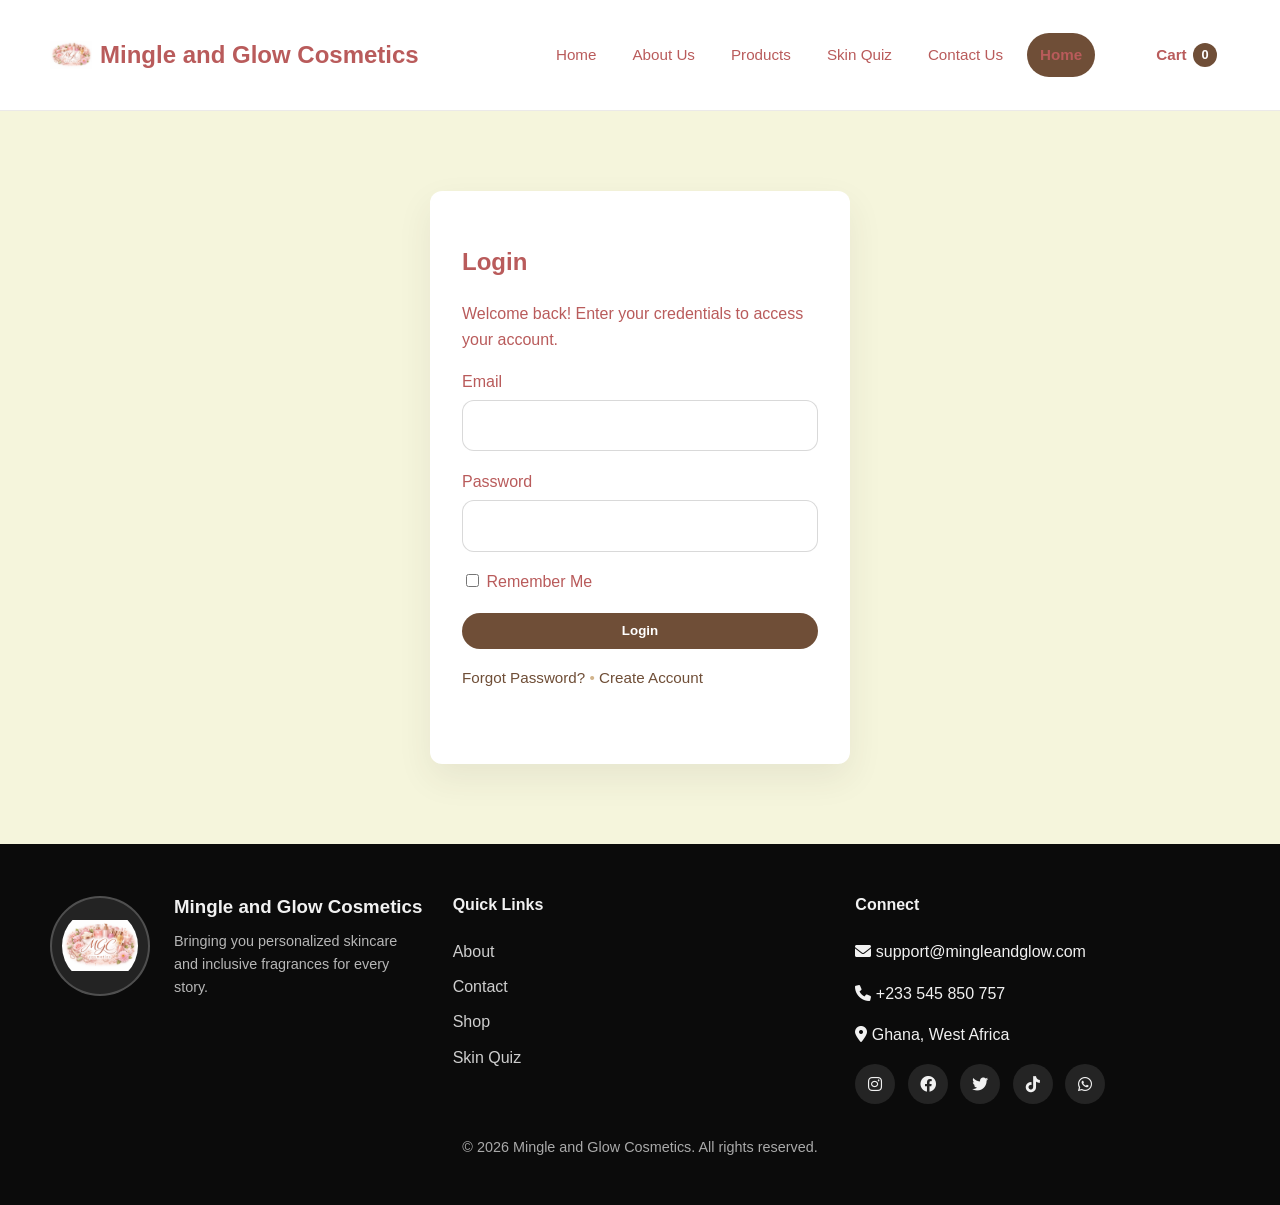
<file: pages/login.html>
<!DOCTYPE html>
<html lang="en">
<head>
  <meta charset="UTF-8" />
  <meta name="viewport" content="width=device-width, initial-scale=1.0" />
  <title>Sign In — Mingle and Glow Cosmetics</title>
  <link rel="stylesheet" href="https://cdnjs.cloudflare.com/ajax/libs/font-awesome/6.0.0/css/all.min.css" />
  <link rel="stylesheet" href="../src/style.css" />
</head>
<body data-page="login">
  <header class="site-header">
    <div class="container header-inner">
      <a class="brand" href="../index.html">
        <img class="logo" src="../images/logo.png" alt="Mingle and Glow logo" />
        <h2>Mingle and Glow Cosmetics</h2>
      </a>
      <nav class="main-nav">
        <a href="../index.html">Home</a>
        <a href="about-us.html">About Us</a>
        <a href="Products.html">Products</a>
        <a href="skin-quiz.html">Skin Quiz</a>
        <a href="contact-us.html">Contact Us</a>
        <a id="auth-action" class="btn btn-primary" href="../index.html">Home</a>
        <span id="user-greeting" class="user-greeting"></span>
        <a class="btn cart-link" href="Cart.html">Cart <span id="cart-count" class="badge">0</span></a>
      </nav>
      <button class="nav-toggle" aria-label="Toggle navigation">☰</button>
    </div>
  </header>

  <main class="page-content">
    <section class="auth-section">
      <div class="container auth-grid">
        <div class="auth-card">
          <h1>Login</h1>
          <p>Welcome back! Enter your credentials to access your account.</p>

          <form id="login-form" class="auth-form">
            <div class="form-group">
              <label for="email">Email</label>
              <input id="email" name="email" type="email" required />
            </div>
            <div class="form-group">
              <label for="password">Password</label>
              <input id="password" name="password" type="password" required />
            </div>
            <div class="form-group checkbox">
              <label>
                <input type="checkbox" name="remember" /> Remember Me
              </label>
            </div>
            <button class="btn btn-primary" type="submit">Login</button>
            <p class="auth-links">
              <a href="#">Forgot Password?</a>
              <span>•</span>
              <a href="sign-up.html">Create Account</a>
            </p>
            <p id="auth-message" class="message"></p>
          </form>
        </div>
      </div>
    </section>
  </main>

  <footer class="site-footer">
    <div class="container footer-grid">
      <div>
        <div class="footer-brand">
          <img class="footer-logo" src="../images/logo.png" alt="Mingle and Glow logo" />
          <div>
            <h3>Mingle and Glow Cosmetics</h3>
            <p>Bringing you personalized skincare and inclusive fragrances for every story.</p>
          </div>
        </div>
      </div>

      <div>
        <h4>Quick Links</h4>
        <ul class="footer-links">
          <li><a href="About%20us%20.html">About</a></li>
          <li><a href="Contact%20us%20.html">Contact</a></li>
          <li><a href="Products.html">Shop</a></li>
          <li><a href="Skin%20Quiz%20.html">Skin Quiz</a></li>
        </ul>
      </div>

      <div>
        <h4>Connect</h4>
        <p><i class="fas fa-envelope"></i> <a href="mailto:support@mingleandglow.com">support@mingleandglow.com</a></p>
        <p><i class="fas fa-phone"></i> <a href="tel:+233545850757">+233 545 850 757</a></p>
        <p><i class="fas fa-map-marker-alt"></i> Ghana, West Africa</p>
        <div class="social-icons">
          <a href="https://www.instagram.com" target="_blank" aria-label="Instagram"><i class="fab fa-instagram"></i></a>
          <a href="https://www.facebook.com" target="_blank" aria-label="Facebook"><i class="fab fa-facebook"></i></a>
          <a href="https://www.twitter.com" target="_blank" aria-label="Twitter"><i class="fab fa-twitter"></i></a>
          <a href="https://www.tiktok.com" target="_blank" aria-label="TikTok"><i class="fab fa-tiktok"></i></a>
          <a href="https://wa.me/0545850757" target="_blank" aria-label="WhatsApp"><i class="fab fa-whatsapp"></i></a>
        </div>
      </div>
    </div>
    <div class="footer-bottom">
      <p>© <span id="year"></span> Mingle and Glow Cosmetics. All rights reserved.</p>
    </div>
  </footer>

  <script src="../src/app.js"></script>
  <script>
    document.getElementById('year').textContent = new Date().getFullYear();
    updateCartBadge();

    // Footer text click effects
    const footerHeadings = document.querySelectorAll('.site-footer h3, .site-footer h4');
    const footerTexts = document.querySelectorAll('.site-footer > div > div > p');

    footerHeadings.forEach(heading => {
      heading.addEventListener('click', function() {
        this.classList.toggle('clicked');
      });
    });

    footerTexts.forEach(text => {
      text.addEventListener('click', function() {
        this.classList.toggle('clicked');
      });
    });
  </script>
</body>
</html>
</file>
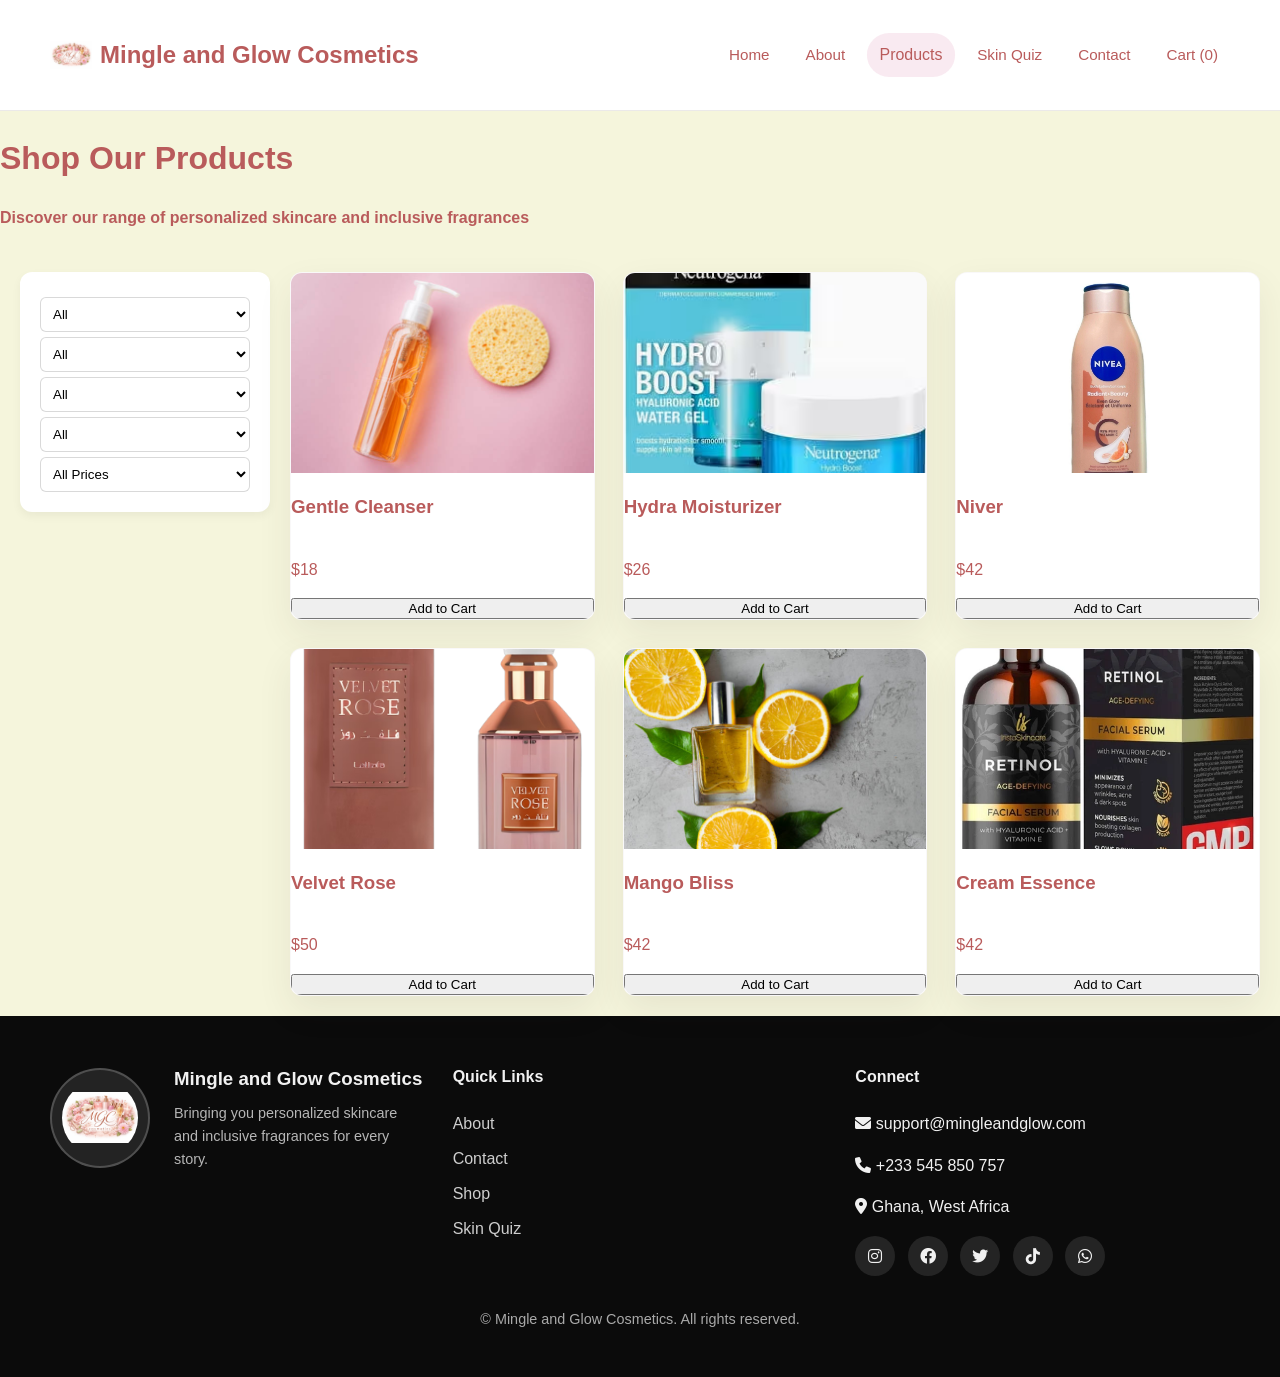
<file: pages/Products.html>
<!DOCTYPE html>
<html lang="en">
<head>
  <meta charset="UTF-8">
  <meta name="viewport" content="width=device-width, initial-scale=1.0">
  <title>Products — Mingle and Glow Cosmetics</title>
 <link rel="stylesheet" href="https://cdnjs.cloudflare.com/ajax/libs/font-awesome/6.0.0/css/all.min.css" />
  <link rel="stylesheet" href="../src/style.css">
</head>

<body>
  <header class="site-header">
    <div class="container header-inner">
      <a class="brand" href="../index.html">
        <img class="logo" src="../images/logo.png" alt="Mingle and Glow logo" />
        <h2>Mingle and Glow Cosmetics</h2>
      </a>
      <!-- <h2>Mingle and Glow Cosmetics</h2> -->

      <nav class="main-nav">
        <a href="../index.html">Home</a>
        <a href="about-us.html">About</a>
        <a href="products.html" class="active">Products</a>
        <a href="skin-quiz.html">Skin Quiz</a>
        <a href="contact-us.html">Contact</a>
        <a href="cart.html">Cart (<span id="cart-count">0</span>)</a>
      </nav>
    </div>
  </header>

  <main>
    <h1>Shop Our Products</h1>
    <h4>Discover our range of personalized skincare and inclusive fragrances</h4>
    <div class="shop-container">

    <!-- FILTERS -->
    <div class="filters">
      <select id="filter-category" class="filter-select"></select>
      <select id="filter-skin-type" class="filter-select"></select>
      <select id="filter-fragrance-type" class="filter-select"></select>
      <select id="filter-brand" class="filter-select"></select>
      
      <select id="filter-price" class="filter-select">
        <option value="All">All Prices</option>
        <option value="0-25">Under $25</option>
        <option value="25-45">$25–45</option>
        <option value="45-100">$45+</option>
      </select>
    </div>

    <!-- PRODUCTS -->
    <div id="product-list" class="product-grid"></div>
    </div>
  </main>

<footer class="site-footer">
    <div class="container footer-grid">
      <div>
        <div class="footer-brand">
          <img class="footer-logo" src="../images/logo.png" alt="Mingle and Glow logo" />
          <div>
            <h3>Mingle and Glow Cosmetics</h3>
            <p>Bringing you personalized skincare and inclusive fragrances for every story.</p>
          </div>
        </div>
      </div>

      <div>
        <h4>Quick Links</h4>
        <ul class="footer-links">
          <li><a href="pages/About%20us%20.html">About</a></li>
          <li><a href="pages/Contact%20us%20.html">Contact</a></li>
          <li><a href="pages/Products.html">Shop</a></li>
          <li><a href="pages/Skin%20Quiz%20.html">Skin Quiz</a></li>
        </ul>
      </div>

      <div>
        <h4>Connect</h4>
        <p><i class="fas fa-envelope"></i> <a href="mailto:support@mingleandglow.com">support@mingleandglow.com</a></p>
        <p><i class="fas fa-phone"></i> <a href="tel:+233545850757">+233 545 850 757</a></p>
        <p><i class="fas fa-map-marker-alt"></i> Ghana, West Africa</p>
        <div class="social-icons">
          <a href="https://www.instagram.com" target="_blank" aria-label="Instagram"><i class="fab fa-instagram"></i></a>
          <a href="https://www.facebook.com" target="_blank" aria-label="Facebook"><i class="fab fa-facebook"></i></a>
          <a href="https://www.twitter.com" target="_blank" aria-label="Twitter"><i class="fab fa-twitter"></i></a>
          <a href="https://www.tiktok.com" target="_blank" aria-label="TikTok"><i class="fab fa-tiktok"></i></a>
          <a href="https://wa.me/0545850757" target="_blank" aria-label="WhatsApp"><i class="fab fa-whatsapp"></i></a>
        </div>
      </div>
    </div>
    <div class="footer-bottom">
      <p>© <span id="year"></span> Mingle and Glow Cosmetics. All rights reserved.</p>
    </div>
  </footer>


  <script src="../src/app.js"></script>
</body>
</html>
</file>
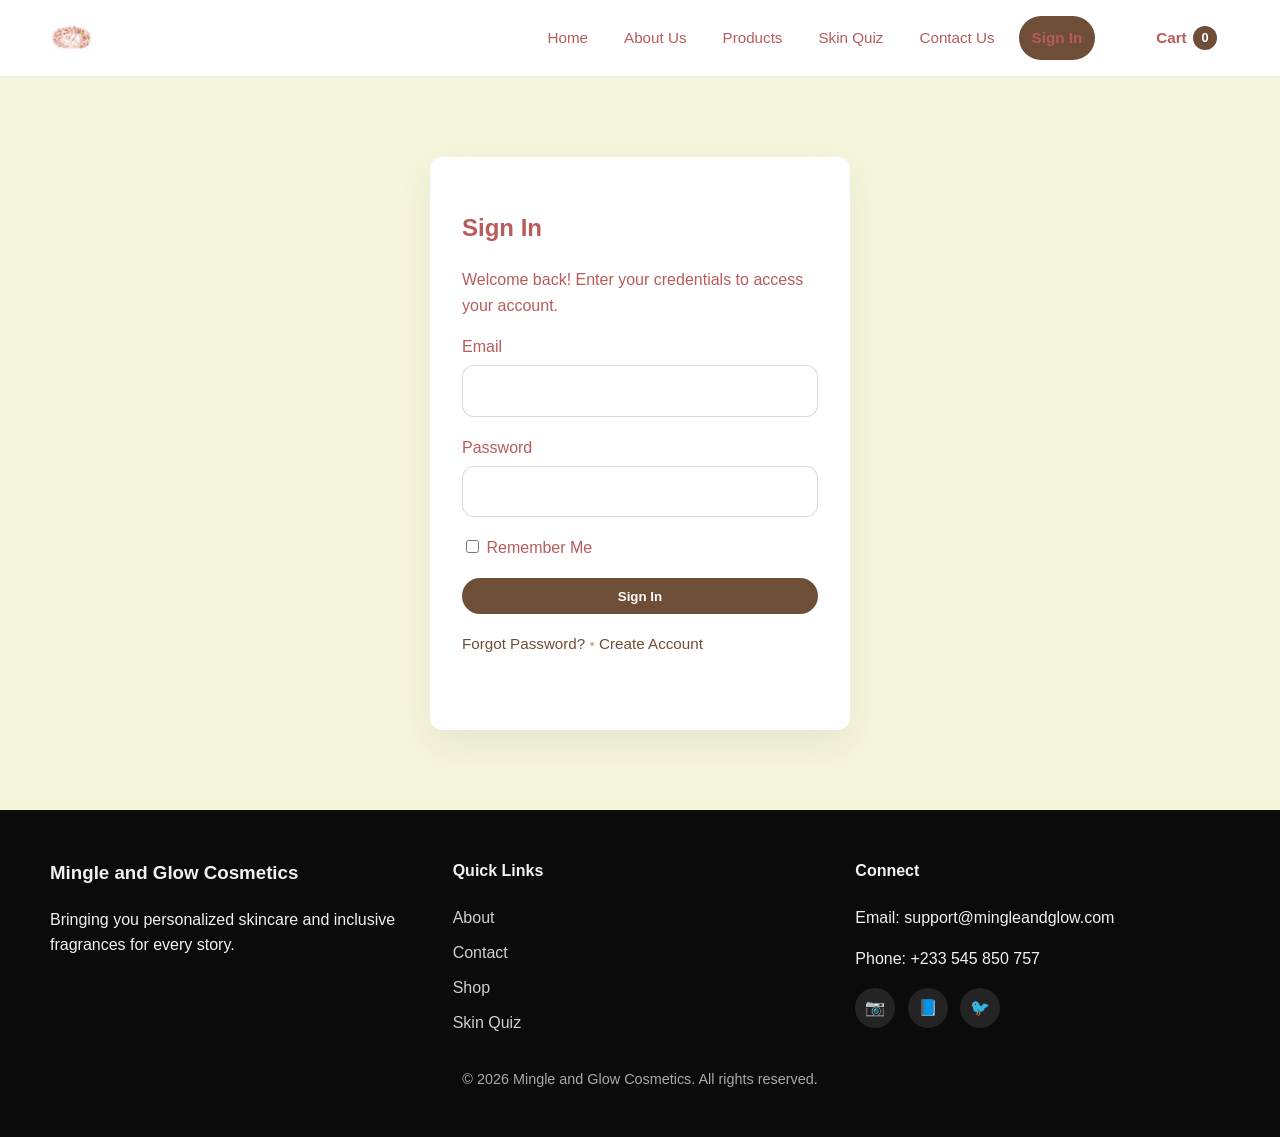
<file: pages/Sign In.html>
<!DOCTYPE html>
<html lang="en">
<head>
  <meta charset="UTF-8" />
  <meta name="viewport" content="width=device-width, initial-scale=1.0" />
  <title>Sign In — Mingle and Glow Cosmetics</title>
  <link rel="stylesheet" href="../src/style.css" />
</head>
<body>
  <header class="site-header">
    <div class="container header-inner">
      <a class="brand" href="../index.html">
        <img class="logo" src="../images/logo.png" alt="Mingle and Glow logo" />
      </a>
      <nav class="main-nav">
        <a href="../index.html">Home</a>
        <a href="About%20us%20.html">About Us</a>
        <a href="Products.html">Products</a>
        <a href="Skin%20Quiz%20.html">Skin Quiz</a>
        <a href="Contact%20us%20.html">Contact Us</a>
        <a id="auth-action" class="btn btn-primary" href="Sign%20In.html">Sign In</a>
        <span id="user-greeting" class="user-greeting"></span>
        <a class="btn cart-link" href="Cart.html">Cart <span id="cart-count" class="badge">0</span></a>
      </nav>
      <button class="nav-toggle" aria-label="Toggle navigation">☰</button>
    </div>
  </header>

  <main class="page-content">
    <section class="auth-section">
      <div class="container auth-grid">
        <div class="auth-card">
          <h1>Sign In</h1>
          <p>Welcome back! Enter your credentials to access your account.</p>

          <form id="sign-in-form" class="auth-form">
            <div class="form-group">
              <label for="email">Email</label>
              <input id="email" name="email" type="email" required />
            </div>
            <div class="form-group">
              <label for="password">Password</label>
              <input id="password" name="password" type="password" required />
            </div>
            <div class="form-group checkbox">
              <label>
                <input type="checkbox" name="remember" /> Remember Me
              </label>
            </div>
            <button class="btn btn-primary" type="submit">Sign In</button>
            <p class="auth-links">
              <a href="#">Forgot Password?</a>
              <span>•</span>
              <a href="Sign%20up.html">Create Account</a>
            </p>
            <p id="auth-message" class="message"></p>
          </form>
        </div>
      </div>
    </section>
  </main>

  <footer class="site-footer">
    <div class="container footer-grid">
      <div>
        <h3>Mingle and Glow Cosmetics</h3>
        <p>Bringing you personalized skincare and inclusive fragrances for every story.</p>
      </div>

      <div>
        <h4>Quick Links</h4>
        <ul class="footer-links">
          <li><a href="About%20us%20.html">About</a></li>
          <li><a href="Contact%20us%20.html">Contact</a></li>
          <li><a href="Products.html">Shop</a></li>
          <li><a href="Skin%20Quiz%20.html">Skin Quiz</a></li>
        </ul>
      </div>

      <div>
        <h4>Connect</h4>
        <p>Email: <a href="mailto:support@mingleandglow.com">support@mingleandglow.com</a></p>
        <p>Phone: +233 545 850 757</p>
        <div class="social-icons">
          <a href="#" aria-label="Instagram">📷</a>
          <a href="#" aria-label="Facebook">📘</a>
          <a href="#" aria-label="Twitter">🐦</a>
        </div>
      </div>
    </div>
    <div class="footer-bottom">
      <p>© <span id="year"></span> Mingle and Glow Cosmetics. All rights reserved.</p>
    </div>
  </footer>

  <script src="../src/app.js"></script>
  <script>
    document.getElementById('year').textContent = new Date().getFullYear();
    updateCartBadge();
  </script>
</body>
</html>
</file>
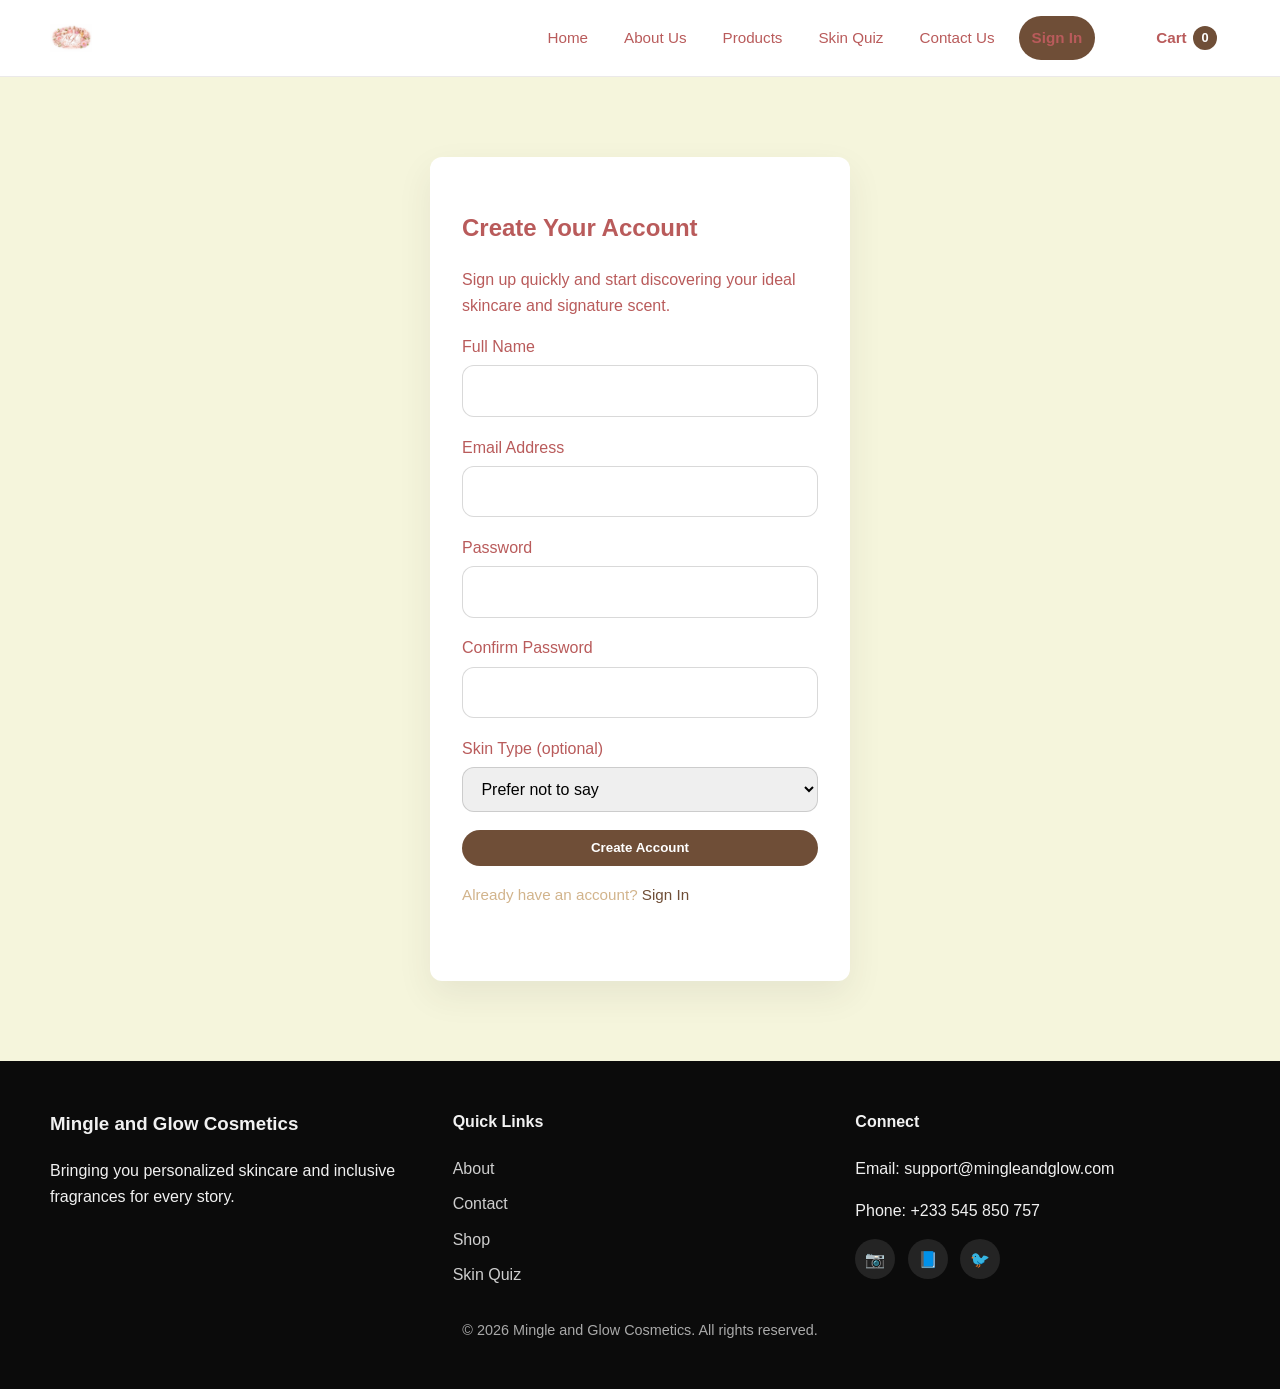
<file: pages/Sign up.html>
<!DOCTYPE html>
<html lang="en">
<head>
  <meta charset="UTF-8" />
  <meta name="viewport" content="width=device-width, initial-scale=1.0" />
  <title>Sign Up — Mingle and Glow Cosmetics</title>
  <link rel="stylesheet" href="../src/style.css" />
</head>
<body>
  <header class="site-header">
    <div class="container header-inner">
      <a class="brand" href="../index.html">
        <img class="logo" src="../images/logo.png" alt="Mingle and Glow logo" />
      </a>
      <nav class="main-nav">
        <a href="../index.html">Home</a>
        <a href="About%20us%20.html">About Us</a>
        <a href="Products.html">Products</a>
        <a href="Skin%20Quiz%20.html">Skin Quiz</a>
        <a href="Contact%20us%20.html">Contact Us</a>
        <a id="auth-action" class="btn btn-primary" href="Sign%20In.html">Sign In</a>
        <span id="user-greeting" class="user-greeting"></span>
        <a class="btn cart-link" href="Cart.html">Cart <span id="cart-count" class="badge">0</span></a>
      </nav>
      <button class="nav-toggle" aria-label="Toggle navigation">☰</button>
    </div>
  </header>

  <main class="page-content">
    <section class="auth-section">
      <div class="container auth-grid">
        <div class="auth-card">
          <h1>Create Your Account</h1>
          <p>Sign up quickly and start discovering your ideal skincare and signature scent.</p>

          <form id="sign-up-form" class="auth-form">
            <div class="form-group">
              <label for="name">Full Name</label>
              <input id="name" name="name" required />
            </div>
            <div class="form-group">
              <label for="email">Email Address</label>
              <input id="email" name="email" type="email" required />
            </div>
            <div class="form-group">
              <label for="password">Password</label>
              <input id="password" name="password" type="password" required />
            </div>
            <div class="form-group">
              <label for="confirmPassword">Confirm Password</label>
              <input id="confirmPassword" name="confirmPassword" type="password" required />
            </div>
            <div class="form-group">
              <label for="skinType">Skin Type (optional)</label>
              <select id="skinType" name="skinType">
                <option value="">Prefer not to say</option>
                <option value="Dry">Dry</option>
                <option value="Oily">Oily</option>
                <option value="Combination">Combination</option>
                <option value="Normal">Normal</option>
                <option value="Sensitive">Sensitive</option>
              </select>
            </div>
            <button class="btn btn-primary" type="submit">Create Account</button>
            <p class="auth-links">
              <span>Already have an account?</span>
              <a href="Sign%20In.html">Sign In</a>
            </p>
            <p id="auth-message" class="message"></p>
          </form>
        </div>
      </div>
    </section>
  </main>

  <footer class="site-footer">
    <div class="container footer-grid">
      <div>
        <h3>Mingle and Glow Cosmetics</h3>
        <p>Bringing you personalized skincare and inclusive fragrances for every story.</p>
      </div>

      <div>
        <h4>Quick Links</h4>
        <ul class="footer-links">
          <li><a href="About%20us%20.html">About</a></li>
          <li><a href="Contact%20us%20.html">Contact</a></li>
          <li><a href="Products.html">Shop</a></li>
          <li><a href="Skin%20Quiz%20.html">Skin Quiz</a></li>
        </ul>
      </div>

      <div>
        <h4>Connect</h4>
        <p>Email: <a href="mailto:support@mingleandglow.com">support@mingleandglow.com</a></p>
        <p>Phone: +233 545 850 757</p>
        <div class="social-icons">
          <a href="#" aria-label="Instagram">📷</a>
          <a href="#" aria-label="Facebook">📘</a>
          <a href="#" aria-label="Twitter">🐦</a>
        </div>
      </div>
    </div>
    <div class="footer-bottom">
      <p>© <span id="year"></span> Mingle and Glow Cosmetics. All rights reserved.</p>
    </div>
  </footer>

  <script src="../src/app.js"></script>
  <script>
    document.getElementById('year').textContent = new Date().getFullYear();
    updateCartBadge();
  </script>
</body>
</html>
</file>
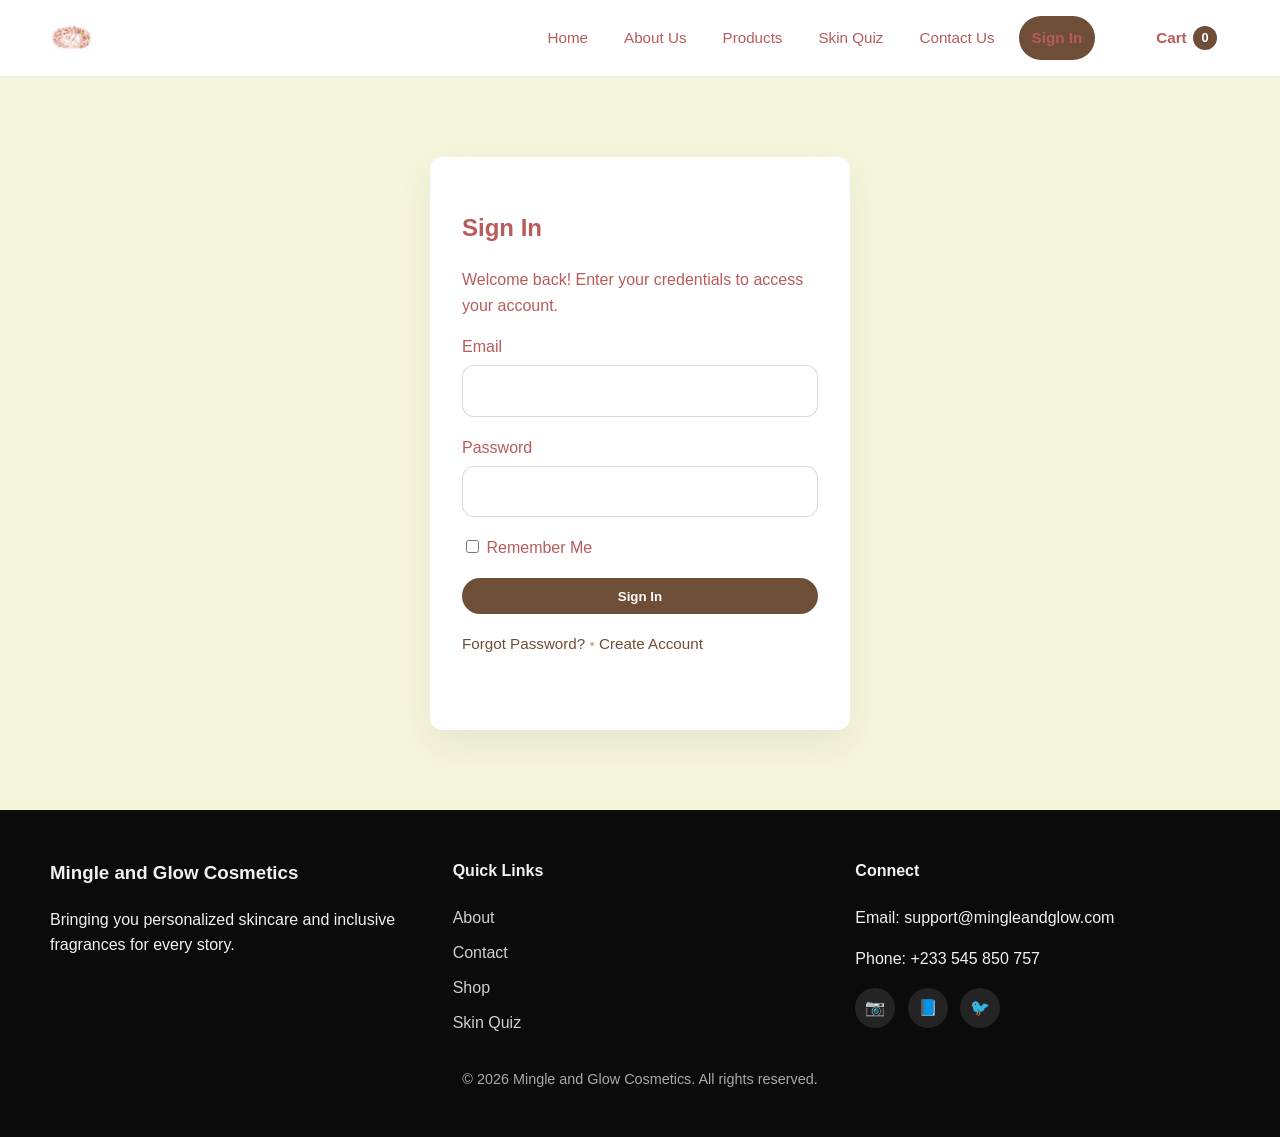
<file: pages/sign-in.html>
<!DOCTYPE html>
<html lang="en">
<head>
  <meta charset="UTF-8" />
  <meta name="viewport" content="width=device-width, initial-scale=1.0" />
  <title>Sign In — Mingle and Glow Cosmetics</title>
  <link rel="stylesheet" href="../src/style.css" />
</head>
<body data-page="sign-in">
  <header class="site-header">
    <div class="container header-inner">
      <a class="brand" href="../index.html">
        <img class="logo" src="../images/logo.png" alt="Mingle and Glow logo" />
      </a>
      <nav class="main-nav">
        <a href="../index.html">Home</a>
        <a href="about-us.html">About Us</a>
        <a href="Products.html">Products</a>
        <a href="skin-quiz.html">Skin Quiz</a>
        <a href="contact-us.html">Contact Us</a>
        <a id="auth-action" class="btn btn-primary" href="sign-in.html">Sign In</a>
        <span id="user-greeting" class="user-greeting"></span>
        <a class="btn cart-link" href="Cart.html">Cart <span id="cart-count" class="badge">0</span></a>
      </nav>
      <button class="nav-toggle" aria-label="Toggle navigation">☰</button>
    </div>
  </header>

  <main class="page-content">
    <section class="auth-section">
      <div class="container auth-grid">
        <div class="auth-card">
          <h1>Sign In</h1>
          <p>Welcome back! Enter your credentials to access your account.</p>

          <form id="sign-in-form" class="auth-form">
            <div class="form-group">
              <label for="email">Email</label>
              <input id="email" name="email" type="email" required />
            </div>
            <div class="form-group">
              <label for="password">Password</label>
              <input id="password" name="password" type="password" required />
            </div>
            <div class="form-group checkbox">
              <label>
                <input type="checkbox" name="remember" /> Remember Me
              </label>
            </div>
            <button class="btn btn-primary" type="submit">Sign In</button>
            <p class="auth-links">
              <a href="#">Forgot Password?</a>
              <span>•</span>
              <a href="sign-up.html">Create Account</a>
            </p>
            <p id="auth-message" class="message"></p>
          </form>
        </div>
      </div>
    </section>
  </main>

  <footer class="site-footer">
    <div class="container footer-grid">
      <div>
        <h3>Mingle and Glow Cosmetics</h3>
        <p>Bringing you personalized skincare and inclusive fragrances for every story.</p>
      </div>

      <div>
        <h4>Quick Links</h4>
        <ul class="footer-links">
          <li><a href="About%20us%20.html">About</a></li>
          <li><a href="Contact%20us%20.html">Contact</a></li>
          <li><a href="Products.html">Shop</a></li>
          <li><a href="Skin%20Quiz%20.html">Skin Quiz</a></li>
        </ul>
      </div>

      <div>
        <h4>Connect</h4>
        <p>Email: <a href="mailto:support@mingleandglow.com">support@mingleandglow.com</a></p>
        <p>Phone: +233 545 850 757</p>
        <div class="social-icons">
          <a href="#" aria-label="Instagram">📷</a>
          <a href="#" aria-label="Facebook">📘</a>
          <a href="#" aria-label="Twitter">🐦</a>
        </div>
      </div>
    </div>
    <div class="footer-bottom">
      <p>© <span id="year"></span> Mingle and Glow Cosmetics. All rights reserved.</p>
    </div>
  </footer>

  <script src="../src/app.js"></script>
  <script>
    document.getElementById('year').textContent = new Date().getFullYear();
    updateCartBadge();
  </script>
</body>
</html>
</file>
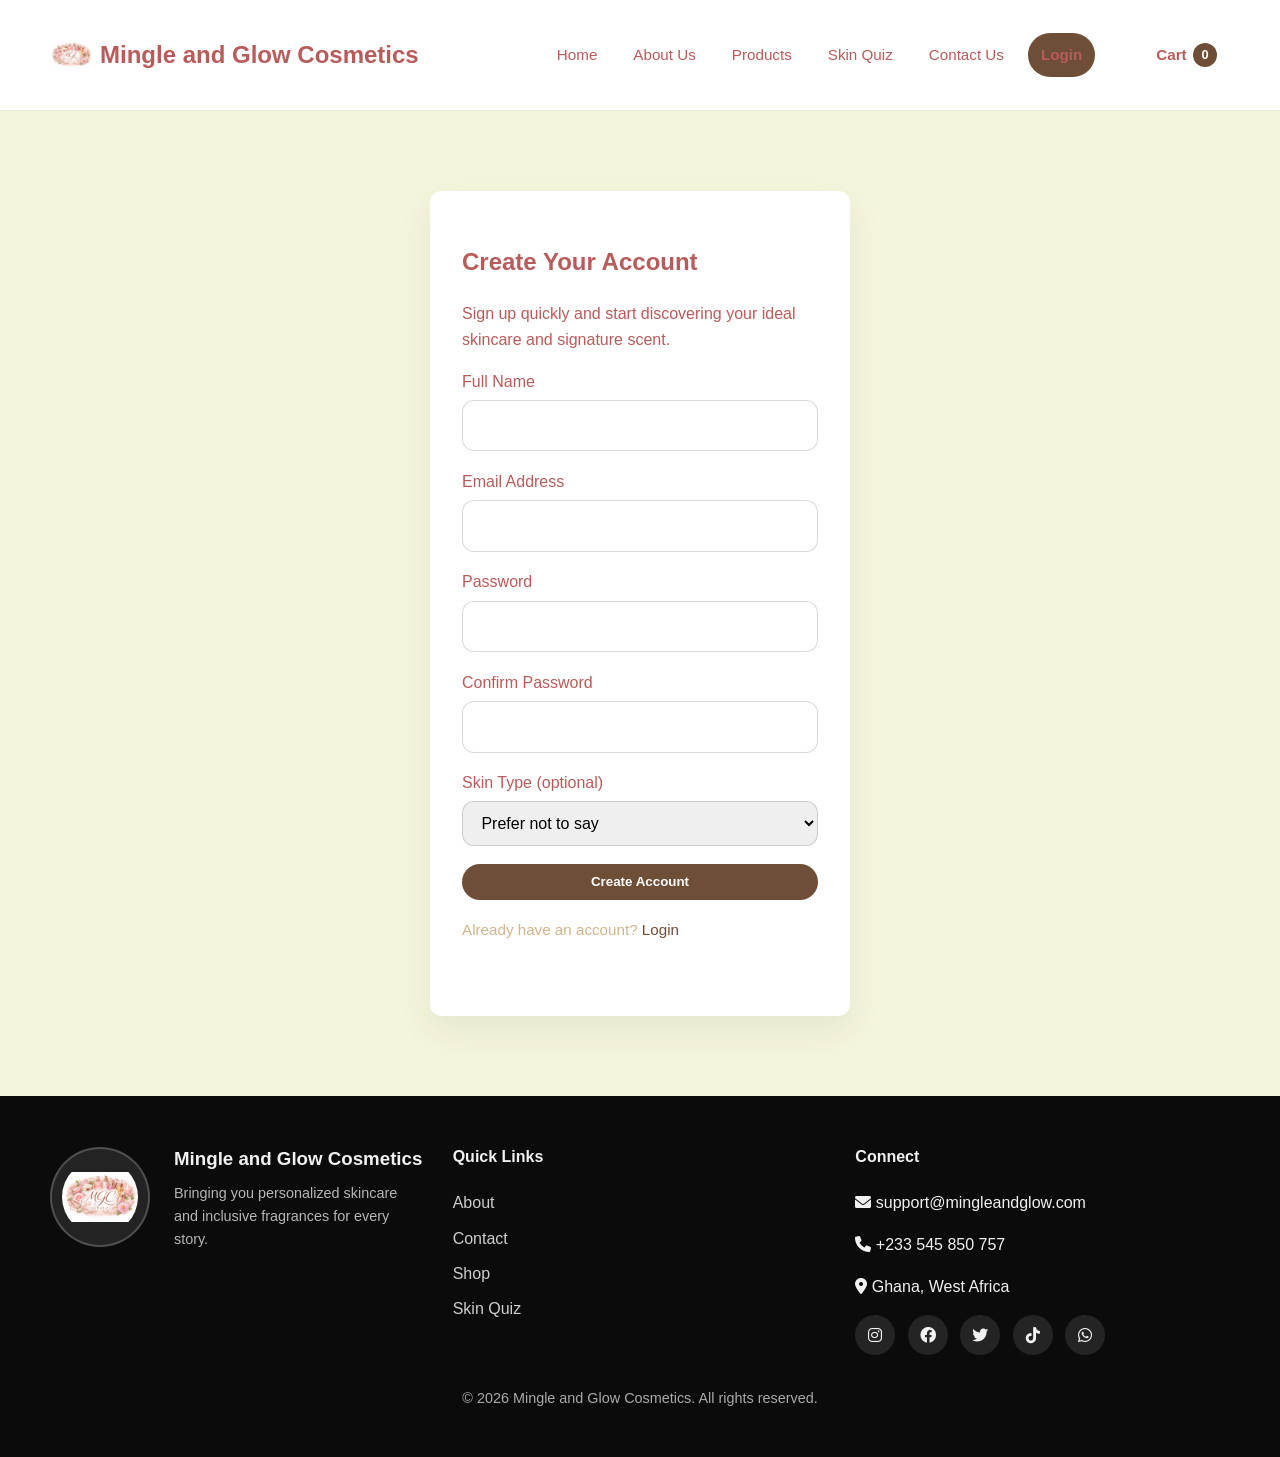
<file: pages/sign-up.html>
<!DOCTYPE html>
<html lang="en">
<head>
  <meta charset="UTF-8" />
  <meta name="viewport" content="width=device-width, initial-scale=1.0" />
  <title>Sign Up — Mingle and Glow Cosmetics</title>
  <link rel="stylesheet" href="https://cdnjs.cloudflare.com/ajax/libs/font-awesome/6.0.0/css/all.min.css" />
  <link rel="stylesheet" href="../src/style.css" />
</head>
<body data-page="sign-up">
  <header class="site-header">
    <div class="container header-inner">
      <a class="brand" href="../index.html">
        <img class="logo" src="../images/logo.png" alt="Mingle and Glow logo" />
        <h2>Mingle and Glow Cosmetics</h2>
      </a>
      <nav class="main-nav">
        <a href="../index.html">Home</a>
        <a href="about-us.html">About Us</a>
        <a href="Products.html">Products</a>
        <a href="skin-quiz.html">Skin Quiz</a>
        <a href="contact-us.html">Contact Us</a>
        <a id="auth-action" class="btn btn-primary" href="login.html">Login</a>
        <span id="user-greeting" class="user-greeting"></span>
        <a class="btn cart-link" href="Cart.html">Cart <span id="cart-count" class="badge">0</span></a>
      </nav>
      <button class="nav-toggle" aria-label="Toggle navigation">☰</button>
    </div>
  </header>

  <main class="page-content">
    <section class="auth-section">
      <div class="container auth-grid">
        <div class="auth-card">
          <h1>Create Your Account</h1>
          <p>Sign up quickly and start discovering your ideal skincare and signature scent.</p>

          <form id="sign-up-form" class="auth-form">
            <div class="form-group">
              <label for="name">Full Name</label>
              <input id="name" name="name" required />
            </div>
            <div class="form-group">
              <label for="email">Email Address</label>
              <input id="email" name="email" type="email" required />
            </div>
            <div class="form-group">
              <label for="password">Password</label>
              <input id="password" name="password" type="password" required />
            </div>
            <div class="form-group">
              <label for="confirmPassword">Confirm Password</label>
              <input id="confirmPassword" name="confirmPassword" type="password" required />
            </div>
            <div class="form-group">
              <label for="skinType">Skin Type (optional)</label>
              <select id="skinType" name="skinType">
                <option value="">Prefer not to say</option>
                <option value="Dry">Dry</option>
                <option value="Oily">Oily</option>
                <option value="Combination">Combination</option>
                <option value="Normal">Normal</option>
                <option value="Sensitive">Sensitive</option>
              </select>
            </div>
            <button class="btn btn-primary" type="submit">Create Account</button>
            <p class="auth-links">
              <span>Already have an account?</span>
              <a href="login.html">Login</a>
            </p>
            <p id="auth-message" class="message"></p>
          </form>
        </div>
      </div>
    </section>
  </main>

  <footer class="site-footer">
    <div class="container footer-grid">
      <div>
        <div class="footer-brand">
          <img class="footer-logo" src="../images/logo.png" alt="Mingle and Glow logo" />
          <div>
            <h3>Mingle and Glow Cosmetics</h3>
            <p>Bringing you personalized skincare and inclusive fragrances for every story.</p>
          </div>
        </div>
      </div>

      <div>
        <h4>Quick Links</h4>
        <ul class="footer-links">
          <li><a href="About%20us%20.html">About</a></li>
          <li><a href="Contact%20us%20.html">Contact</a></li>
          <li><a href="Products.html">Shop</a></li>
          <li><a href="Skin%20Quiz%20.html">Skin Quiz</a></li>
        </ul>
      </div>

      <div>
        <h4>Connect</h4>
        <p><i class="fas fa-envelope"></i> <a href="mailto:support@mingleandglow.com">support@mingleandglow.com</a></p>
        <p><i class="fas fa-phone"></i> <a href="tel:+233545850757">+233 545 850 757</a></p>
        <p><i class="fas fa-map-marker-alt"></i> Ghana, West Africa</p>
        <div class="social-icons">
          <a href="https://www.instagram.com" target="_blank" aria-label="Instagram"><i class="fab fa-instagram"></i></a>
          <a href="https://www.facebook.com" target="_blank" aria-label="Facebook"><i class="fab fa-facebook"></i></a>
          <a href="https://www.twitter.com" target="_blank" aria-label="Twitter"><i class="fab fa-twitter"></i></a>
          <a href="https://www.tiktok.com" target="_blank" aria-label="TikTok"><i class="fab fa-tiktok"></i></a>
          <a href="https://wa.me/0545850757" target="_blank" aria-label="WhatsApp"><i class="fab fa-whatsapp"></i></a>
        </div>
      </div>
    </div>
    <div class="footer-bottom">
      <p>© <span id="year"></span> Mingle and Glow Cosmetics. All rights reserved.</p>
    </div>
  </footer>

  <script src="../src/app.js"></script>
  <script>
    document.getElementById('year').textContent = new Date().getFullYear();
    updateCartBadge();

    // Footer text click effects
    const footerHeadings = document.querySelectorAll('.site-footer h3, .site-footer h4');
    const footerTexts = document.querySelectorAll('.site-footer > div > div > p');

    footerHeadings.forEach(heading => {
      heading.addEventListener('click', function() {
        this.classList.toggle('clicked');
      });
    });

    footerTexts.forEach(text => {
      text.addEventListener('click', function() {
        this.classList.toggle('clicked');
      });
    });
  </script>
</body>
</html>
</file>
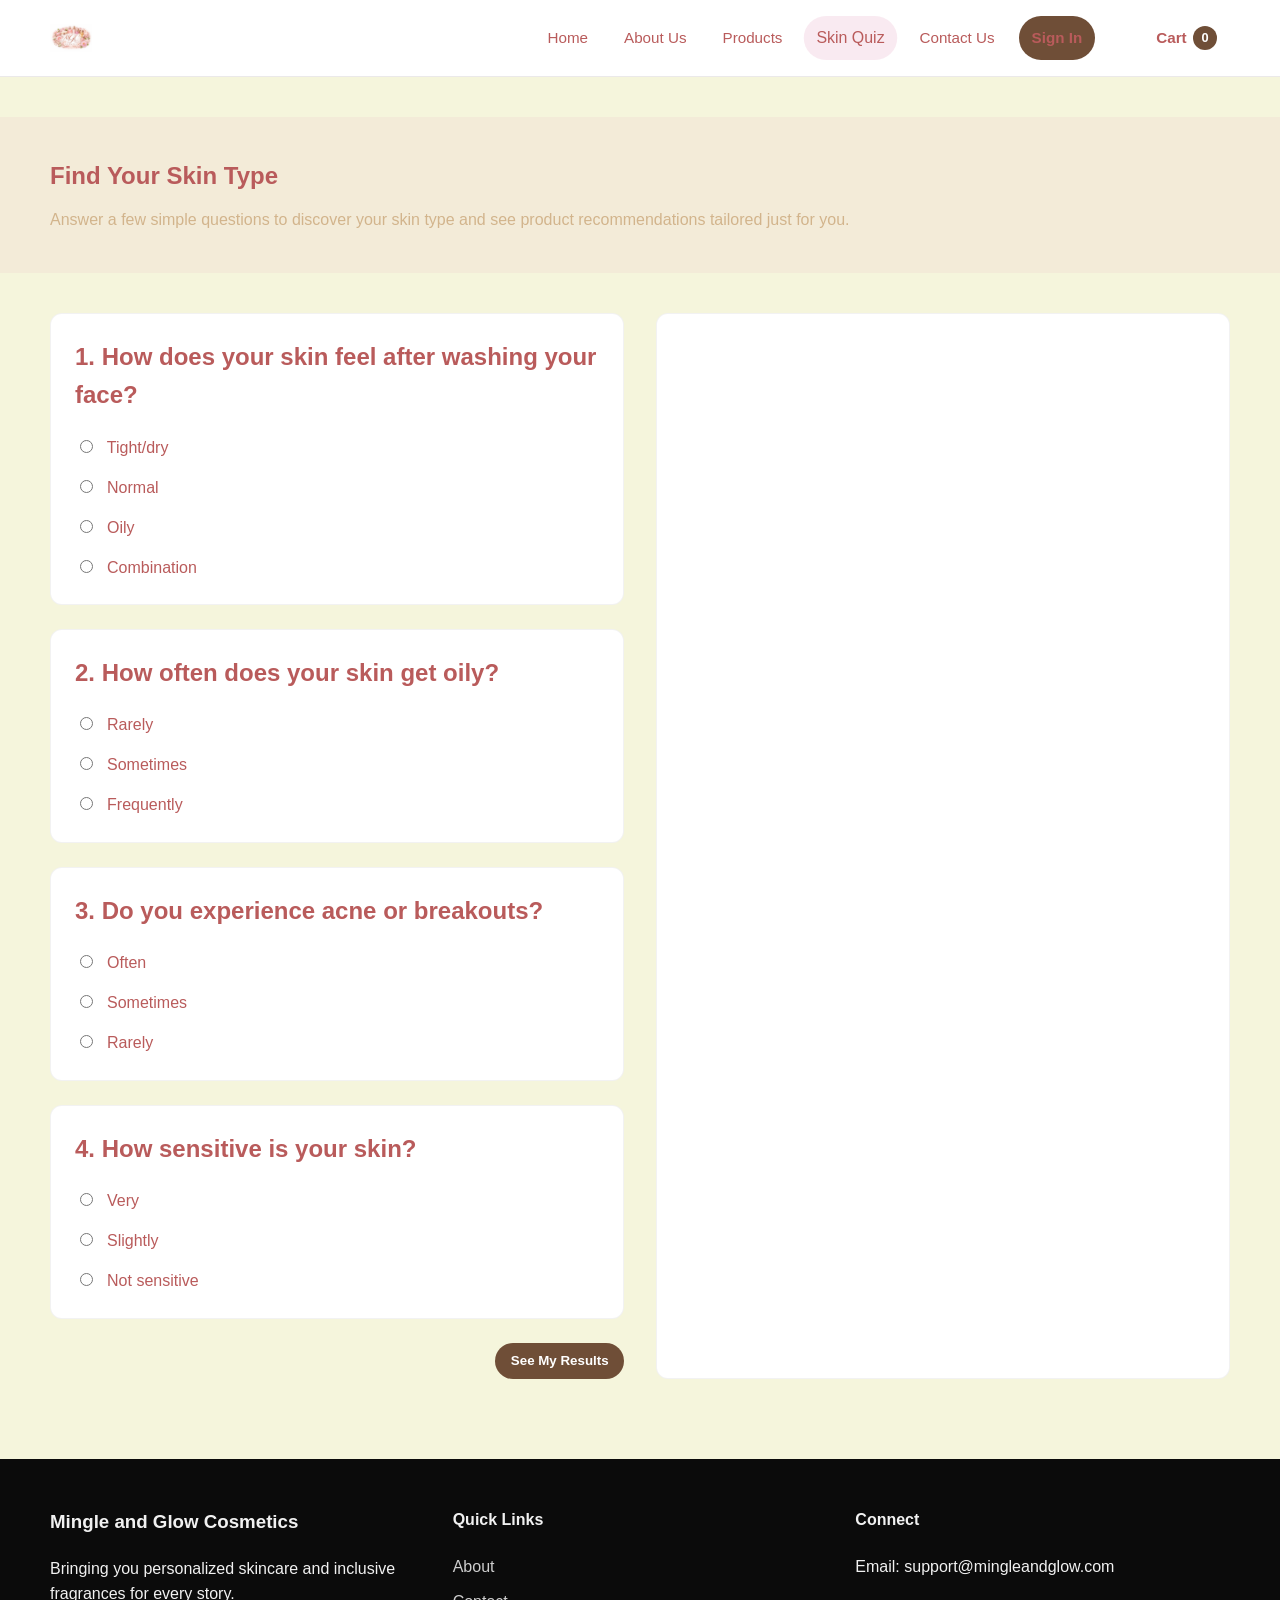
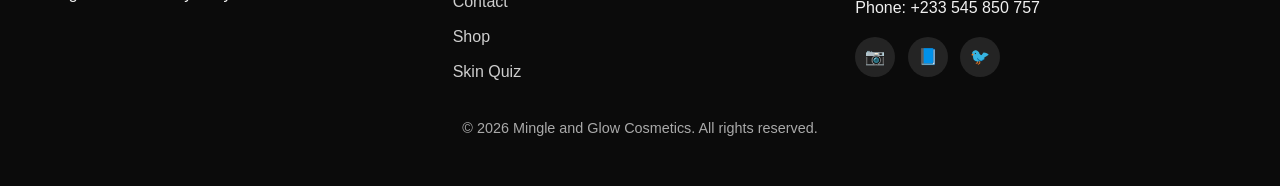
<file: pages/Skin Quiz .html>
<!DOCTYPE html>
<html lang="en">
<head>
  <meta charset="UTF-8" />
  <meta name="viewport" content="width=device-width, initial-scale=1.0" />
  <title>Skin Quiz — Mingle and Glow Cosmetics</title>
  <link rel="stylesheet" href="../src/style.css" />
</head>
<body>
  <header class="site-header">
    <div class="container header-inner">
      <a class="brand" href="../index.html">
        <img class="logo" src="../images/logo.png" alt="Mingle and Glow logo" />
      </a>
      <nav class="main-nav">
        <a href="../index.html">Home</a>
        <a href="About%20us%20.html">About Us</a>
        <a href="Products.html">Products</a>
        <a href="Skin%20Quiz%20.html" class="active">Skin Quiz</a>
        <a href="Contact%20us%20.html">Contact Us</a>
        <a id="auth-action" class="btn btn-primary" href="Sign%20In.html">Sign In</a>
        <span id="user-greeting" class="user-greeting"></span>
        <a class="btn cart-link" href="Cart.html">Cart <span id="cart-count" class="badge">0</span></a>
      </nav>
      <button class="nav-toggle" aria-label="Toggle navigation">☰</button>
    </div>
  </header>

  <main class="page-content">
    <section class="page-header">
      <div class="container">
        <h1>Find Your Skin Type</h1>
        <p>Answer a few simple questions to discover your skin type and see product recommendations tailored just for you.</p>
      </div>
    </section>

    <section class="quiz-section">
      <div class="container quiz-grid">
        <form id="quiz-form" class="quiz-form">
          <div class="quiz-card">
            <h2>1. How does your skin feel after washing your face?</h2>
            <label><input type="radio" name="q1" value="Tight/dry" required /> Tight/dry</label>
            <label><input type="radio" name="q1" value="Normal" /> Normal</label>
            <label><input type="radio" name="q1" value="Oily" /> Oily</label>
            <label><input type="radio" name="q1" value="Combination" /> Combination</label>
          </div>

          <div class="quiz-card">
            <h2>2. How often does your skin get oily?</h2>
            <label><input type="radio" name="q2" value="Rarely" required /> Rarely</label>
            <label><input type="radio" name="q2" value="Sometimes" /> Sometimes</label>
            <label><input type="radio" name="q2" value="Frequently" /> Frequently</label>
          </div>

          <div class="quiz-card">
            <h2>3. Do you experience acne or breakouts?</h2>
            <label><input type="radio" name="q3" value="Often" required /> Often</label>
            <label><input type="radio" name="q3" value="Sometimes" /> Sometimes</label>
            <label><input type="radio" name="q3" value="Rarely" /> Rarely</label>
          </div>

          <div class="quiz-card">
            <h2>4. How sensitive is your skin?</h2>
            <label><input type="radio" name="q4" value="Very" required /> Very</label>
            <label><input type="radio" name="q4" value="Slightly" /> Slightly</label>
            <label><input type="radio" name="q4" value="Not sensitive" /> Not sensitive</label>
          </div>

          <div class="quiz-actions">
            <button class="btn btn-primary" type="submit">See My Results</button>
          </div>
        </form>

        <div id="quiz-result" class="quiz-result"></div>
      </div>
    </section>
  </main>

  <footer class="site-footer">
    <div class="container footer-grid">
      <div>
        <h3>Mingle and Glow Cosmetics</h3>
        <p>Bringing you personalized skincare and inclusive fragrances for every story.</p>
      </div>

      <div>
        <h4>Quick Links</h4>
        <ul class="footer-links">
          <li><a href="About%20us%20.html">About</a></li>
          <li><a href="Contact%20us%20.html">Contact</a></li>
          <li><a href="Products.html">Shop</a></li>
          <li><a href="Skin%20Quiz%20.html">Skin Quiz</a></li>
        </ul>
      </div>

      <div>
        <h4>Connect</h4>
        <p>Email: <a href="mailto:support@mingleandglow.com">support@mingleandglow.com</a></p>
        <p>Phone: +233 545 850 757</p>
        <div class="social-icons">
          <a href="#" aria-label="Instagram">📷</a>
          <a href="#" aria-label="Facebook">📘</a>
          <a href="#" aria-label="Twitter">🐦</a>
        </div>
      </div>
    </div>
    <div class="footer-bottom">
      <p>© <span id="year"></span> Mingle and Glow Cosmetics. All rights reserved.</p>
    </div>
  </footer>

  <script src="../src/app.js"></script>
  <script>
    document.getElementById('year').textContent = new Date().getFullYear();
    updateCartBadge();
  </script>
</body>
</html>
</file>
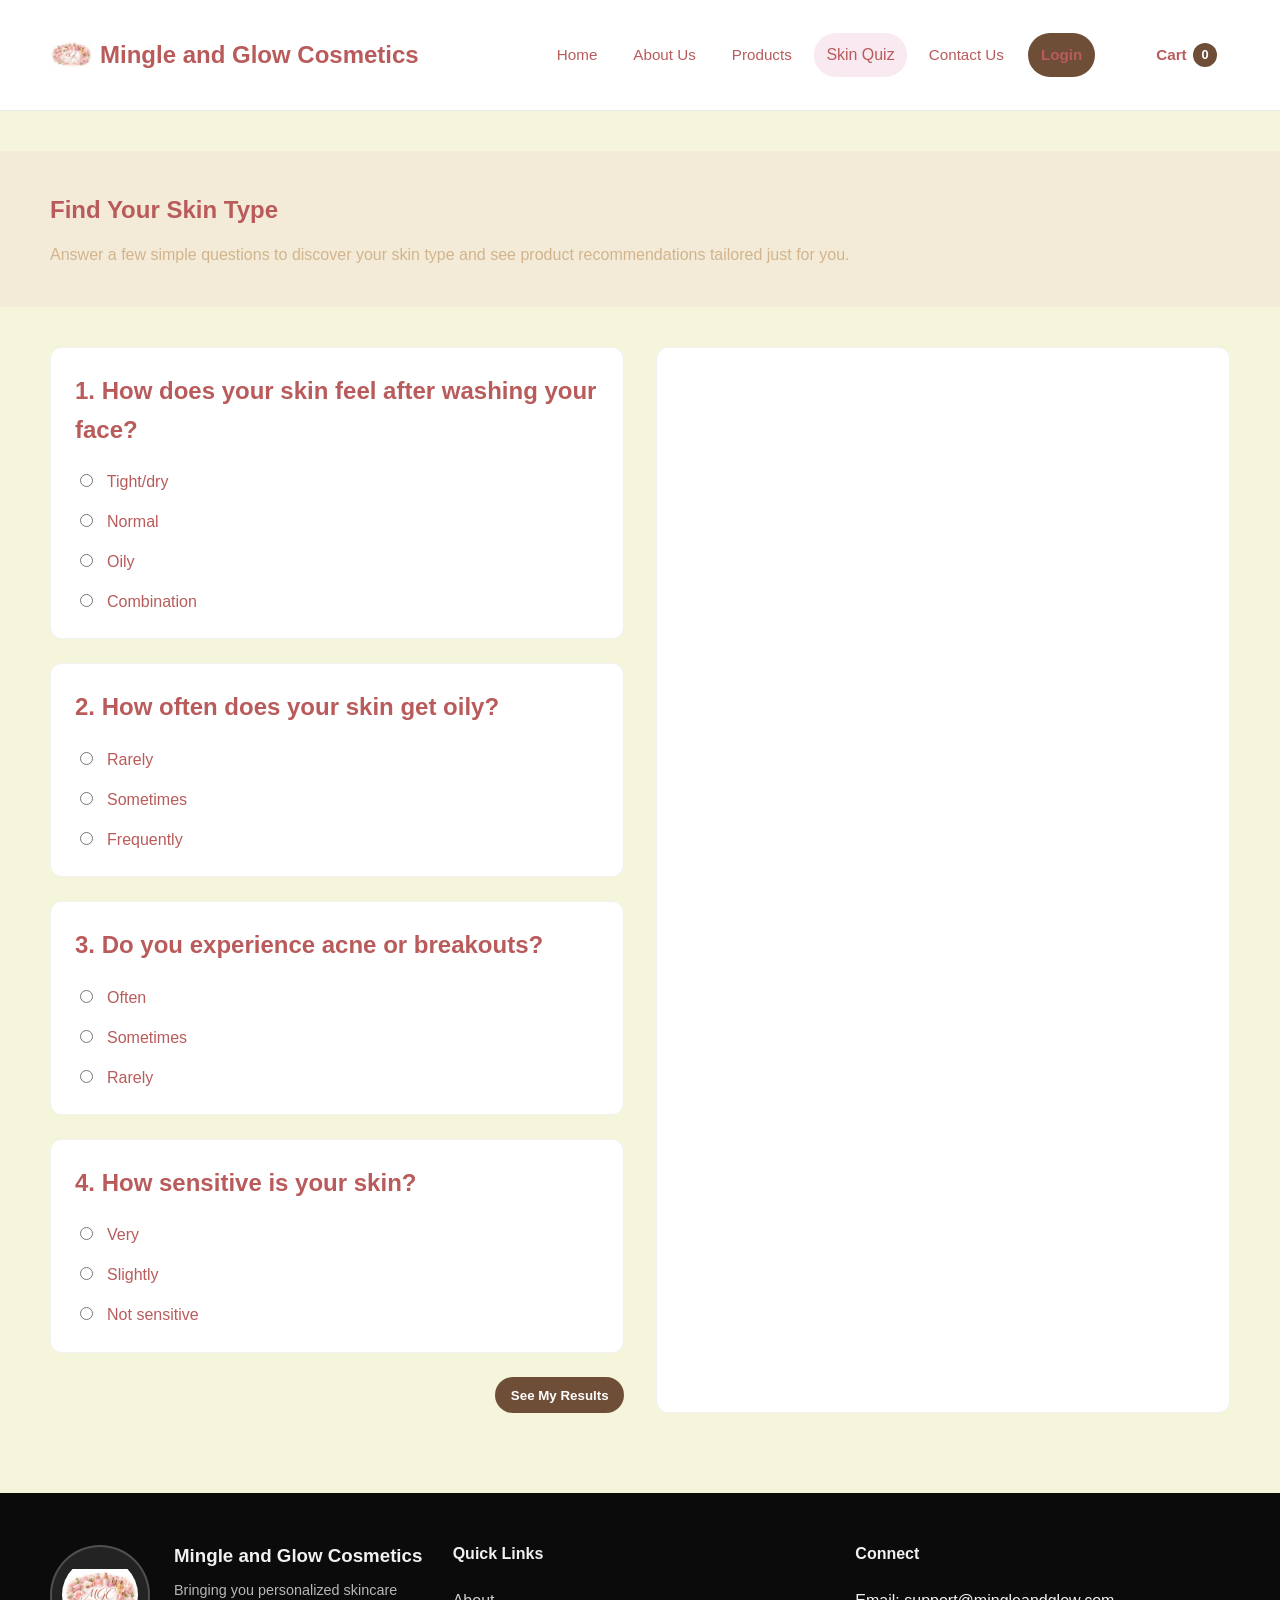
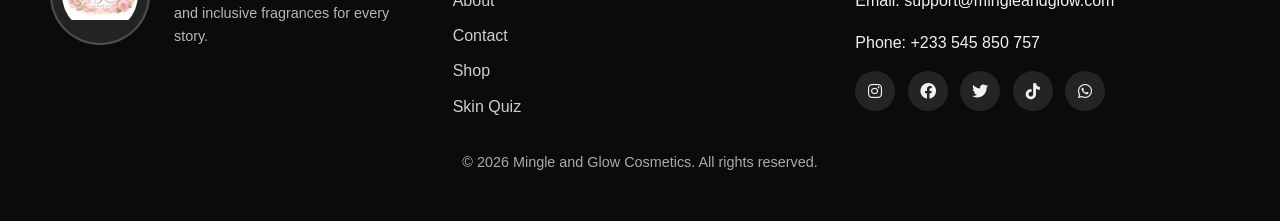
<file: pages/skin-quiz.html>
<!DOCTYPE html>
<html lang="en">
<head>
  <meta charset="UTF-8" />
  <meta name="viewport" content="width=device-width, initial-scale=1.0" />
  <title>Skin Quiz — Mingle and Glow Cosmetics</title>
  <link rel="stylesheet" href="https://cdnjs.cloudflare.com/ajax/libs/font-awesome/6.0.0/css/all.min.css" />
  <link rel="stylesheet" href="../src/style.css" />
</head>
<body data-page="skin-quiz">
  <header class="site-header">
    <div class="container header-inner">
      <a class="brand" href="../index.html">
        <img class="logo" src="../images/logo.png" alt="Mingle and Glow logo" />
        <h2>Mingle and Glow Cosmetics</h2>
      </a>
      <nav class="main-nav">
        <a href="../index.html">Home</a>
        <a href="about-us.html">About Us</a>
        <a href="Products.html">Products</a>
        <a href="skin-quiz.html" class="active">Skin Quiz</a>
        <a href="contact-us.html">Contact Us</a>
        <a id="auth-action" class="btn btn-primary" href="login.html">Login</a>
        <span id="user-greeting" class="user-greeting"></span>
        <a class="btn cart-link" href="Cart.html">Cart <span id="cart-count" class="badge">0</span></a>
      </nav>
      <button class="nav-toggle" aria-label="Toggle navigation">☰</button>
    </div>
  </header>

  <main class="page-content">
    <section class="page-header">
      <div class="container">
        <h1>Find Your Skin Type</h1>
        <p>Answer a few simple questions to discover your skin type and see product recommendations tailored just for you.</p>
      </div>
    </section>

    <section class="quiz-section">
      <div class="container quiz-grid">
        <form id="quiz-form" class="quiz-form">
          <div class="quiz-card">
            <h2>1. How does your skin feel after washing your face?</h2>
            <label><input type="radio" name="q1" value="Tight/dry" required /> Tight/dry</label>
            <label><input type="radio" name="q1" value="Normal" /> Normal</label>
            <label><input type="radio" name="q1" value="Oily" /> Oily</label>
            <label><input type="radio" name="q1" value="Combination" /> Combination</label>
          </div>

          <div class="quiz-card">
            <h2>2. How often does your skin get oily?</h2>
            <label><input type="radio" name="q2" value="Rarely" required /> Rarely</label>
            <label><input type="radio" name="q2" value="Sometimes" /> Sometimes</label>
            <label><input type="radio" name="q2" value="Frequently" /> Frequently</label>
          </div>

          <div class="quiz-card">
            <h2>3. Do you experience acne or breakouts?</h2>
            <label><input type="radio" name="q3" value="Often" required /> Often</label>
            <label><input type="radio" name="q3" value="Sometimes" /> Sometimes</label>
            <label><input type="radio" name="q3" value="Rarely" /> Rarely</label>
          </div>

          <div class="quiz-card">
            <h2>4. How sensitive is your skin?</h2>
            <label><input type="radio" name="q4" value="Very" required /> Very</label>
            <label><input type="radio" name="q4" value="Slightly" /> Slightly</label>
            <label><input type="radio" name="q4" value="Not sensitive" /> Not sensitive</label>
          </div>

          <div class="quiz-actions">
            <button class="btn btn-primary" type="submit">See My Results</button>
          </div>
        </form>

        <div id="quiz-result" class="quiz-result"></div>
      </div>
    </section>
  </main>

  <footer class="site-footer">
    <div class="container footer-grid">
      <div>
        <div class="footer-brand">
          <img class="footer-logo" src="../images/logo.png" alt="Mingle and Glow logo" />
          <div>
            <h3>Mingle and Glow Cosmetics</h3>
            <p>Bringing you personalized skincare and inclusive fragrances for every story.</p>
          </div>
        </div>
      </div>

      <div>
        <h4>Quick Links</h4>
        <ul class="footer-links">
          <li><a href="About%20us%20.html">About</a></li>
          <li><a href="Contact%20us%20.html">Contact</a></li>
          <li><a href="Products.html">Shop</a></li>
          <li><a href="Skin%20Quiz%20.html">Skin Quiz</a></li>
        </ul>
      </div>

      <div>
        <h4>Connect</h4>
        <p>Email: <a href="mailto:support@mingleandglow.com">support@mingleandglow.com</a></p>
        <p>Phone: +233 545 850 757</p>
        <div class="social-icons">
          <a href="https://www.instagram.com" target="_blank" aria-label="Instagram"><i class="fab fa-instagram"></i></a>
          <a href="https://www.facebook.com" target="_blank" aria-label="Facebook"><i class="fab fa-facebook"></i></a>
          <a href="https://www.twitter.com" target="_blank" aria-label="Twitter"><i class="fab fa-twitter"></i></a>
          <a href="https://www.tiktok.com" target="_blank" aria-label="TikTok"><i class="fab fa-tiktok"></i></a>
          <a href="https://wa.me/0545850757" target="_blank" aria-label="WhatsApp"><i class="fab fa-whatsapp"></i></a>
        </div>
      </div>
    </div>
    <div class="footer-bottom">
      <p>© <span id="year"></span> Mingle and Glow Cosmetics. All rights reserved.</p>
    </div>
  </footer>

  <script src="../src/app.js"></script>
  <script>
    document.getElementById('year').textContent = new Date().getFullYear();
    updateCartBadge();

    // Footer text click effects
    const footerHeadings = document.querySelectorAll('.site-footer h3, .site-footer h4');
    const footerTexts = document.querySelectorAll('.site-footer > div > div > p');

    footerHeadings.forEach(heading => {
      heading.addEventListener('click', function() {
        this.classList.toggle('clicked');
      });
    });

    footerTexts.forEach(text => {
      text.addEventListener('click', function() {
        this.classList.toggle('clicked');
      });
    });

    document.getElementById("quiz-form").addEventListener("submit", function (e) {
  e.preventDefault(); // stop page refresh

  // Get answers
  const q1 = document.querySelector('input[name="q1"]:checked').value;
  const q2 = document.querySelector('input[name="q2"]:checked').value;
  const q3 = document.querySelector('input[name="q3"]:checked').value;
  const q4 = document.querySelector('input[name="q4"]:checked').value;

  let result = "";

  // Simple logic to determine skin type
  if (q1 === "Tight/dry" && q2 === "Rarely") {
    result = "Dry Skin";
  } 
  else if (q1 === "Oily" || q2 === "Frequently") {
    result = "Oily Skin";
  } 
  else if (q1 === "Combination") {
    result = "Combination Skin";
  } 
  else {
    result = "Normal Skin";
  }

  // Add extra recommendation
  let recommendation = "";

  if (result === "Dry Skin") {
    recommendation = "Use hydrating creams and avoid harsh cleansers.";
  } else if (result === "Oily Skin") {
    recommendation = "Use oil-free products and gentle cleansers.";
  } else if (result === "Combination Skin") {
    recommendation = "Use balanced skincare for both dry and oily areas.";
  } else {
    recommendation = "Maintain your routine with gentle skincare products.";
  }

  // Display result in the div
  const resultDiv = document.getElementById("quiz-result");

  resultDiv.innerHTML = `
    <h2>Your Skin Type: ${result}</h2>
    <p>${recommendation}</p>
  `;

  resultDiv.style.display = "block";

    // ✅ Smooth scroll to result
  resultDiv.scrollIntoView({
    behavior: "smooth",
    block: "start"
  });

});
  </script>
</body>
</html>
</file>
<file: src/style.css>
/* Mingle and Glow Cosmetics stylesheet */
.shop-container {
  display: grid;
  grid-template-columns: 250px 1fr;
  gap: 20px;
  padding: 20px;
}
.filters {
  background: #fff;
  padding: 20px;
  border-radius: 12px;
  height: fit-content;
  box-shadow: 0 4px 10px rgba(0,0,0,0.05);
}

.filters h3 {
  margin-bottom: 15px;
}

.filters label {
  display: block;
  margin-top: 10px;
  font-weight: bold;
}

.filters select {
  width: 100%;
  padding: 8px;
  margin-top: 5px;
  border-radius: 6px;
}
:root {
  --bg: #F5F5DC;
  --surface: #ffffff;
  --primary: #6F4E37;
  --primary-dark: lch(24.29% 22.05 24.26);
  --secondary: #A0522D;
  --text: #b95b5b;
  --muted: #D2B48C;
  --border: rgba(59, 47, 47, 0.1);
  --radius: 12px;
  --shadow: 0 14px 35px rgba(59, 47, 47, 0.08);
  --max-width: 1180px;
  --font: -apple-system, BlinkMacSystemFont, 'Segoe UI', Roboto, Helvetica, Arial, sans-serif;
}

* {
  box-sizing: border-box;
}

body {
  margin: 0;
  font-family: var(--font);
  line-height: 1.6;
  color: var(--text);
  background: var(--bg);
}

a {
  color: inherit;
  text-decoration: none;
  transition: transform 0.2s ease;
}

.container {
  width: min(100% - 2rem, var(--max-width));
  margin: 0 auto;
}

.site-header {
  background: #fff;
  border-bottom: 1px solid var(--border);
  position: sticky;
  top: 0;
  z-index: 20;
}

.header-inner {
  display: flex;
  align-items: center;
  justify-content: space-between;
  gap: 1rem;
  padding: 1rem 0;
  border-radius: 12px;
  
}

.brand {
  display: inline-flex;
  align-items: center;
  gap: 0.5rem;
  text-decoration: none;
  color: var(--text);
}

.brand img.logo {
  height: 42px;
  width: 42px;
  display: block;
  object-fit: contain;
}

.brand-highlight {
  color: var(--primary);
}

.main-nav {
  display: flex;
  align-items: center;
  gap: 0.75rem;
  flex-wrap: wrap;
}

.main-nav a {
  padding: 0.55rem 0.75rem;
  border-radius: 999px;
  font-size: 0.95rem;
  color: var(--text);
  transition: background 0.2s ease, transform 0.2s ease;
}

.main-nav a:hover,
.main-nav a.active {
  background: rgba(214, 113, 163, 0.15);
  transform: scale(1.05);
}

.user-greeting {
  padding: 0.55rem 0.75rem;
  font-weight: 600;
  color: var(--text);
}

.btn {
  display: inline-flex;
  align-items: center;
  justify-content: center;
  gap: 0.4rem;
  border: 1px solid transparent;
  border-radius: 999px;
  padding: 0.6rem 0.9rem;
  font-weight: 600;
  transition: transform 0.18s ease, box-shadow 0.18s ease;
  cursor: pointer;
  text-decoration: none;
}

.btn:hover {
  transform: translateY(-1px) scale(1.08);
  box-shadow: 0 10px 22px rgba(0, 0, 0, 0.06);
}

.btn-primary {
  background: var(--primary);
  color: #fff;
}

.btn-secondary {
  background: rgba(74, 108, 247, 0.12);
  color: var(--secondary);
}

.btn-small {
  font-size: 0.85rem;
  padding: 0.4rem 0.7rem;
}

.badge {
  display: inline-flex;
  align-items: center;
  justify-content: center;
  min-width: 1.5rem;
  padding: 0.1rem 0.45rem;
  border-radius: 999px;
  background: var(--primary);
  color: #fff;
  font-size: 0.8rem;
}

.nav-toggle {
  display: none;
  border: 1px solid rgba(0, 0, 0, 0.15);
  border-radius: 10px;
  background: rgba(255, 255, 255, 0.8);
  padding: 0.5rem 0.8rem;
  font-size: 1.2rem;
}

.hero {
  position: relative;
  padding: 4rem 0;
  min-height: 75vh;
  background: linear-gradient(135deg, rgba(214, 113, 163, 0.34), rgba(74, 108, 247, 0.28));
  overflow: hidden;
}

.hero::before {
  content: '';
  position: absolute;
  inset: 0;
  background: rgba(0, 0, 0, 0.25);
  pointer-events: none;
  z-index: 1;
}

.hero .background-slideshow {
  position: absolute;
  inset: 0;
  z-index: 0;
}

.hero .background-slideshow img {
  position: absolute;
  inset: 0;
  width: 100%;
  height: 100%;
  object-fit: cover;
  opacity: 0;
  animation: fadeSlideshow 28s infinite;
}

.hero .background-slideshow img:nth-child(1) { animation-delay: 0s; }
.hero .background-slideshow img:nth-child(2) { animation-delay: 4s; }
.hero .background-slideshow img:nth-child(3) { animation-delay: 8s; }
.hero .background-slideshow img:nth-child(4) { animation-delay: 12s; }
.hero .background-slideshow img:nth-child(5) { animation-delay: 16s; }
.hero .background-slideshow img:nth-child(6) { animation-delay: 20s; }
.hero .background-slideshow img:nth-child(7) { animation-delay: 24s; }

@keyframes fadeSlideshow {
  0%, 14.28% { opacity: 1; }
  14.29%, 28.57% { opacity: 0; }
}

.hero .container {
  position: relative;
  z-index: 2;
}

.hero-grid {
  display: grid;
  grid-template-columns: 1fr 1fr;
  gap: 2.5rem;
  align-items: center;
}

.hero-text h1 {
  margin: 0 0 1rem;
  font-size: clamp(2.4rem, 4vw, 3.2rem);
}

.hero-text p {
  margin: 0 0 1.6rem;
  max-width: 520px;
  color: var(--muted);
}

.hero-actions {
  display: flex;
  gap: 1rem;
  flex-wrap: wrap;
}

.hero-image img {
  width: 100%;
  border-radius: var(--radius);
  box-shadow: var(--shadow);
}

.features {
  padding: 3rem 0;
}

.features h2 {
  text-align: center;
  margin-bottom: 2rem;
}

.feature-grid {
  display: grid;
  grid-template-columns: repeat(auto-fit, minmax(220px, 1fr));
  gap: 1.75rem;
}

.feature {
  background: var(--surface);
  padding: 1.8rem;
  border-radius: var(--radius);
  box-shadow: 0 8px 18px rgba(0, 0, 0, 0.05);
  border: 1px solid rgba(0, 0, 0, 0.05);
  transition: transform 0.2s ease, box-shadow 0.2s ease;
}

.feature:hover {
  transform: scale(1.05);
  box-shadow: 0 15px 35px rgba(0, 0, 0, 0.1);
}

.feature h3 {
  margin-top: 0;
}

.section-header {
  text-align: center;
  max-width: 820px;
  margin: 0 auto 2rem;
}

.product-grid {
  display: grid;
  grid-template-columns: repeat(auto-fit, minmax(260px, 1fr));
  gap: 1.75rem;
  
}

.product-card {
  background: var(--surface);
  border-radius: var(--radius);
  overflow: hidden;
  box-shadow: var(--shadow);
  border: 1px solid rgba(140, 115, 115, 0.05);
  display: flex;
  flex-direction: column;
  transition: transform 0.2s ease, box-shadow 0.2s ease;
  
}

.product-card:hover {
  transform: scale(1.05);
  box-shadow: 0 20px 45px rgba(0, 0, 0, 0.12);
  
}

.product-card img {
  width: 100%;
  height: 200px;
  object-fit: cover;
}

.product-body {
  padding: 1.2rem;
  display: flex;
  flex-direction: column;
  gap: 0.75rem;
  flex: 1;
  
}

.product-body h3 {
  margin: 0;
  
}

.product-meta {
  font-size: 0.9rem;
  color: var(--muted);
}

.product-price {
  font-weight: 700;
  color: var(--text);
}

.section-actions {
  display: flex;
  justify-content: center;
  margin-top: 1.75rem;
}

.testimonials {
  padding: 3rem 0;
  background: rgba(74, 108, 247, 0.05);
}

.testimonial-grid {
  display: grid;
  grid-template-columns: repeat(auto-fit, minmax(240px, 1fr));
  gap: 1.5rem;
}

.testimonial {
  background: var(--surface);
  padding: 1.8rem;
  border-radius: var(--radius);
  box-shadow: 0 10px 25px rgba(0, 0, 0, 0.06);
  transition: transform 0.2s ease, box-shadow 0.2s ease;
}

.testimonial:hover {
  transform: scale(1.05);
  box-shadow: 0 18px 40px rgba(0, 0, 0, 0.12);
}

.testimonial footer {
  margin-top: 1rem;
  color: var(--muted);
  font-size: 0.95rem;
}

.site-footer {
  background: #0b0b0b;
  color: #f1f1f1;
  padding: 3rem 0 2rem;
}

.footer-grid {
  display: grid;
  grid-template-columns: repeat(auto-fit, minmax(220px, 1fr));
  gap: 1.75rem;
  align-items: start;
}

.footer-brand {
  display: flex;
  align-items: center;
  gap: 1.5rem;
}

.footer-logo {
  width: 100px;
  height: 100px;
  object-fit: contain;
  flex-shrink: 0;
  background: rgba(255, 255, 255, 0.1);
  border-radius: 50%;
  padding: 10px;
  border: 2px solid rgba(255, 255, 255, 0.2);
  transition: transform 0.2s ease, background 0.2s ease, border-color 0.2s ease;
}

.footer-brand:hover .footer-logo {
  transform: scale(1.1);
  background: rgba(255, 255, 255, 0.15);
  border-color: rgba(255, 255, 255, 0.4);
}

.footer-brand div {
  min-width: 0;
}

.footer-brand h3 {
  margin-bottom: 0.5rem;
}

.footer-brand p {
  margin: 0;
  font-size: 0.9rem;
  color: rgba(255, 255, 255, 0.7);
}

.site-footer h3,
.site-footer h4 {
  margin-top: 0;
  transition: transform 0.2s ease, color 0.2s ease;
  cursor: pointer;
}

.site-footer h3:hover,
.site-footer h4:hover {
  transform: scale(1.1);
  color: #A0C4FF;
}

.site-footer h3.clicked,
.site-footer h4.clicked {
  color: #6F4E37;
}

.site-footer > div > div > p {
  transition: transform 0.2s ease, color 0.2s ease;
}

.site-footer > div > div:hover > p {
  transform: scale(1.08);
  color: #ffffff;
}

.site-footer > div > div > p.clicked {
  color: #FFB347;
}

.footer-links {
  list-style: none;
  padding: 0;
  margin: 0;
}

.footer-links li {
  margin-top: 0.6rem;
}

.footer-links li:nth-child(1) a {
  color: rgba(255, 255, 255, 0.8);
  transition: transform 0.2s ease, color 0.2s ease;
}

.footer-links li:nth-child(1) a:hover {
  color: #FF6B9D;
  transform: scale(1.15);
}

.footer-links li:nth-child(2) a {
  color: rgba(255, 255, 255, 0.8);
  transition: transform 0.2s ease, color 0.2s ease;
}

.footer-links li:nth-child(2) a:hover {
  color: #FFD93D;
  transform: scale(1.15);
}

.footer-links li:nth-child(3) a {
  color: rgba(255, 255, 255, 0.8);
  transition: transform 0.2s ease, color 0.2s ease;
}

.footer-links li:nth-child(3) a:hover {
  color: #6BCB77;
  transform: scale(1.15);
}

.footer-links li:nth-child(4) a {
  color: rgba(255, 255, 255, 0.8);
  transition: transform 0.2s ease, color 0.2s ease;
}

.footer-links li:nth-child(4) a:hover {
  color: #4D96FF;
  transform: scale(1.15);
}

.footer-links a {
  display: inline-block;
}

.footer-links a:hover {
  letter-spacing: 1px;
}

.social-icons a {
  display: inline-flex;
  align-items: center;
  justify-content: center;
  width: 40px;
  height: 40px;
  border-radius: 50%;
  background: rgba(255, 255, 255, 0.1);
  margin-right: 0.5rem;
  text-decoration: none;
  transition: transform 0.2s ease, background 0.2s ease;
}

.social-icons a:hover {
  transform: scale(1.15);
  background: rgba(255, 255, 255, 0.2);
}

.footer-bottom {
  margin-top: 2rem;
  text-align: center;
  font-size: 0.9rem;
  color: rgba(255, 255, 255, 0.65);
}

.page-content {
  padding: 2.5rem 0;
}

.page-header {
  padding: 2.5rem 0;
  background: rgba(214, 113, 163, 0.08);
}

.page-header h1 {
  margin: 0 0 0.75rem;
}

.page-header p {
  margin: 0;
  color: var(--muted);
}

.content-block {
  padding: 2.5rem 0;
}

.content-block h2 {
  margin-top: 0;
}

.checklist {
  padding-left: 1.25rem;
}

.checklist li {
  margin-bottom: 0.75rem;
}

.filter-grid {
  display: grid;
  grid-template-columns: repeat(auto-fit, minmax(200px, 1fr));
  gap: 1rem;
  padding: 1.5rem 0;
}

.filter {
  display: flex;
  flex-direction: column;
  gap: 0.4rem;
}

.filter-select {
  padding: 0.65rem;
  border-radius: 999px;
  border: 1px solid rgba(0, 0, 0, 0.15);
  background: #fff;
}

.quiz-section {
  padding: 2.5rem 0;
}

.quiz-grid {
  display: grid;
  grid-template-columns: 1fr 1fr;
  gap: 2rem;
}

.quiz-form {
  display: grid;
  gap: 1.5rem;
}

.quiz-card {
  background: var(--surface);
  padding: 1.5rem;
  border-radius: var(--radius);
  border: 1px solid rgba(0, 0, 0, 0.05);
}

.quiz-card h2 {
  margin-top: 0;
}

.quiz-card label {
  display: block;
  margin-top: 0.9rem;
  cursor: pointer;
}

.quiz-card input[type='radio'] {
  margin-right: 0.6rem;
}

.quiz-actions {
  display: flex;
  justify-content: flex-end;
}

.quiz-result {
  background: var(--surface);
  padding: 1.5rem;
  border-radius: var(--radius);
  border: 1px solid rgba(0, 0, 0, 0.05);
}

.newsletter {
  padding: 2.5rem 0;
  background: rgba(74, 108, 247, 0.05);
}

.auth-section {
  padding: 2.5rem 0;
}

.auth-grid {
  display: grid;
  grid-template-columns: 1fr;
  justify-items: center;
}

.auth-card {
  width: min(420px, 100%);
  padding: 2rem;
  background: var(--surface);
  border-radius: var(--radius);
  box-shadow: var(--shadow);
}

.contact-section {
  padding: 2.5rem 0;
}

.contact-grid {
  display: grid;
  grid-template-columns: 1fr 1.2fr;
  gap: 2.5rem;
  align-items: start;
}

.contact-details {
  display: flex;
  flex-direction: column;
  gap: 1.5rem;
}

.contact-details h2 {
  margin: 0;
  color: var(--text);
}

.contact-info-item {
  display: flex;
  gap: 1rem;
  align-items: flex-start;
}

.contact-info-item i {
  font-size: 1.5rem;
  color: var(--primary);
  margin-top: 0.25rem;
  flex-shrink: 0;
  width: 30px;
  text-align: center;
}

.contact-info-item strong {
  display: block;
  color: var(--text);
  margin-bottom: 0.25rem;
}

.contact-info-item p {
  margin: 0;
  color: var(--muted);
  line-height: 1.5;
}

.contact-info-item a {
  color: var(--primary);
  text-decoration: none;
  transition: color 0.2s ease;
}

.contact-info-item a:hover {
  color: var(--secondary);
  text-decoration: underline;
}

.contact-form {
  background: var(--surface);
  padding: 2rem;
  border-radius: var(--radius);
  box-shadow: var(--shadow);
}

.location-section {
  padding: 3rem 0;
  background: rgba(214, 113, 163, 0.05);
}

.location-section h2 {
  text-align: center;
  margin-bottom: 0.75rem;
  color: var(--text);
}

.location-section p {
  text-align: center;
  color: var(--muted);
  margin-bottom: 1.5rem;
  font-size: 1rem;
}

.map-container {
  border-radius: var(--radius);
  overflow: hidden;
  box-shadow: var(--shadow);
}

.auth-form {
  display: grid;
  gap: 1.1rem;
}

.form-group {
  display: flex;
  flex-direction: column;
  gap: 0.35rem;
}

.form-group input,
.form-group select,
.form-group textarea {
  padding: 0.75rem 0.9rem;
  border-radius: 12px;
  border: 1px solid rgba(0, 0, 0, 0.15);
  font: inherit;
}

.form-group textarea {
  resize: vertical;
}

.form-group.checkbox {
  flex-direction: row;
  align-items: center;
  gap: 0.6rem;
}

.auth-links {
  margin: 0;
  font-size: 0.95rem;
  color: var(--muted);
}

.auth-links a {
  color: var(--primary);
}

.message {
  margin: 0;
  padding: 0.75rem 1rem;
  border-radius: 12px;
  font-size: 0.95rem;
}

.message.error {
  background: rgba(220, 53, 69, 0.1);
  color: #b02a37;
}

.message.success {
  background: rgba(40, 167, 69, 0.14);
  color: #155724;
}

.empty-state {
  padding: 2rem;
  text-align: center;
  color: var(--muted);
}

.cart-section {
  padding: 2.5rem 0;
}

.cart-grid {
  display: grid;
  grid-template-columns: 1fr 320px;
  gap: 1.5rem;
  align-items: start;
}

.cart-items {
  background: var(--surface);
  padding: 1.5rem;
  border-radius: var(--radius);
  box-shadow: var(--shadow);
  display: flex;
  flex-direction: column;
  gap: 1.5rem;
  min-height: 400px;
}

.cart-items #cart-contents {
  flex: 1;
  overflow-x: auto;
}

.cart-total {
  margin-top: auto;
  padding: 1rem;
  border-radius: var(--radius);
  border: 1px solid rgba(0, 0, 0, 0.08);
  background: rgba(255, 255, 255, 0.55);
  text-align: center;
  font-size: 1.1rem;
}

.cart-table {
  width: 100%;
  border-collapse: collapse;
  margin-bottom: 1rem;
}

.cart-table th,
.cart-table td {
  padding: 0.9rem 0.7rem;
  text-align: left;
  vertical-align: middle;
  border-bottom: 1px solid rgba(0, 0, 0, 0.05);
}

.cart-table thead {
  border-bottom: 2px solid rgba(0, 0, 0, 0.12);
  background: rgba(0, 0, 0, 0.02);
}

.cart-table th {
  font-weight: 600;
  color: var(--text);
  font-size: 0.9rem;
  text-transform: uppercase;
  letter-spacing: 0.5px;
}

.cart-product {
  display: flex;
  align-items: center;
  gap: 0.75rem;
  min-width: 0;
}

.cart-product img {
  width: 70px;
  height: 70px;
  object-fit: cover;
  border-radius: 12px;
  flex-shrink: 0;
}

.cart-product div {
  min-width: 0;
  flex: 1;
}

.cart-product strong {
  display: block;
  margin-bottom: 0.25rem;
  font-size: 1rem;
}

.cart-product .meta {
  font-size: 0.85rem;
  color: var(--muted);
}

.qty-input {
  width: 64px;
  padding: 0.5rem;
  border-radius: 8px;
  border: 1px solid rgba(0, 0, 0, 0.15);
  text-align: center;
  font-size: 0.9rem;
}

.btn-small {
  padding: 0.4rem 0.8rem;
  font-size: 0.8rem;
  border-radius: 6px;
}

.checkout {
  background: var(--surface);
  padding: 1.5rem;
  border-radius: var(--radius);
  box-shadow: var(--shadow);
  position: sticky;
  top: 100px;
  height: fit-content;
}

.checkout h2 {
  margin-top: 0;
  margin-bottom: 1.5rem;
  font-size: 1.4rem;
  color: var(--text);
}

.checkout-form {
  display: grid;
  gap: 1.1rem;
}

.checkout-form .form-group {
  display: flex;
  flex-direction: column;
  gap: 0.5rem;
}

.checkout-form label {
  font-weight: 500;
  color: var(--text);
  font-size: 0.9rem;
}

.checkout-form input,
.checkout-form select {
  padding: 0.75rem;
  border: 1px solid rgba(0, 0, 0, 0.15);
  border-radius: 8px;
  font-size: 0.9rem;
  transition: border-color 0.2s ease;
}

.checkout-form input:focus,
.checkout-form select:focus {
  outline: none;
  border-color: var(--primary);
  box-shadow: 0 0 0 3px rgba(111, 78, 55, 0.1);
}

.form-info {
  padding: 1rem;
  background: rgba(111, 78, 55, 0.05);
  border: 1px solid rgba(111, 78, 55, 0.2);
  border-radius: 8px;
  font-size: 0.9rem;
  line-height: 1.5;
}

.form-info p {
  margin: 0.5rem 0;
}

.form-info strong {
  color: var(--primary);
}

.toast {
  position: fixed;
  bottom: 1.5rem;
  right: 1.5rem;
  background: rgba(0, 0, 0, 0.8);
  color: white;
  padding: 0.85rem 1rem;
  border-radius: 12px;
  opacity: 0;
  transform: translateY(10px);
  transition: opacity 0.2s ease, transform 0.2s ease;
  z-index: 999;
}

.toast.show {
  opacity: 1;
  transform: translateY(0);
}

@media (max-width: 900px) {
  .hero-grid {
    grid-template-columns: 1fr;
  }

  .hero {
    min-height: 60vh;
    padding: 2rem 0;
  }

  .hero-text h1 {
    font-size: 1.8rem;
  }

  .feature-grid {
    grid-template-columns: repeat(auto-fit, minmax(150px, 1fr));
  }

  .product-grid {
    grid-template-columns: repeat(auto-fit, minmax(200px, 1fr));
    gap: 1rem;
  }

  .testimonial-grid {
    grid-template-columns: repeat(auto-fit, minmax(200px, 1fr));
  }

  .cart-grid {
    grid-template-columns: 1fr;
    gap: 1rem;
  }

  .cart-items {
    padding: 1rem;
    min-height: auto;
  }

  .checkout {
    position: static;
    padding: 1rem;
  }

  .cart-table {
    font-size: 0.9rem;
  }

  .cart-table th,
  .cart-table td {
    padding: 0.6rem 0.4rem;
  }

  .cart-product {
    gap: 0.5rem;
  }

  .cart-product img {
    width: 50px;
    height: 50px;
  }

  .quiz-grid {
    grid-template-columns: 1fr;
  }

  .filter-grid {
    grid-template-columns: 1fr;
  }

  .footer-grid {
    grid-template-columns: repeat(2, 1fr);
    gap: 1.25rem;
  }

  .footer-brand {
    gap: 1rem;
  }

  .footer-logo {
    width: 80px;
    height: 80px;
  }

  .hero .background-slideshow img {
    object-position: center top;
  }
}

@media (max-width: 768px) {
  .header-inner {
    padding: 0.5rem 0;
  }

  .brand h2 {
    font-size: 1rem;
  }

  .main-nav a {
    padding: 0.5rem 0.5rem;
    font-size: 0.9rem;
  }

  .hero-text h1 {
    font-size: 1.5rem;
  }

  .hero-text p {
    font-size: 0.95rem;
  }

  .section-header h2 {
    font-size: 1.5rem;
  }

  .product-card {
    border-radius: 8px;
  }

  .product-card img {
    height: 150px;
  }

  .feature {
    padding: 1.2rem;
  }

  .checkout-form .form-group input,
  .checkout-form .form-group select {
    padding: 0.6rem;
    font-size: 0.9rem;
  }

  .footer-grid {
    grid-template-columns: 1fr;
    gap: 1rem;
  }

  .footer-brand {
    flex-direction: column;
    align-items: center;
    text-align: center;
  }

  .footer-logo {
    width: 70px;
    height: 70px;
  }

  .social-icons a {
    width: 35px;
    height: 35px;
    font-size: 0.9rem;
  }

  .contact-grid {
    grid-template-columns: 1fr;
    gap: 2rem;
  }

  .contact-form {
    padding: 1.5rem;
  }

  .contact-info-item {
    gap: 0.75rem;
  }

  .contact-info-item i {
    font-size: 1.25rem;
  }

  .map-container {
    height: 350px;
  }

  .location-section {
    padding: 2rem 0;
  }
}

@media (max-width: 680px) {
  :root {
    --radius: 8px;
  }

  body {
    font-size: 14px;
  }

  .container {
    width: 100% - 1rem;
  }

  .main-nav {
    position: absolute;
    top: 100%;
    left: 0;
    right: 0;
    background: rgba(255, 255, 255, 0.96);
    border-bottom: 1px solid rgba(0, 0, 0, 0.08);
    flex-direction: column;
    gap: 0;
    padding: 1rem 1rem 1.25rem;
    transform: translateY(-120%);
    transition: transform 0.2s ease;
    overflow: hidden;
  }

  .main-nav.open {
    transform: translateY(0);
  }

  .main-nav a {
    padding: 0.75rem 0.5rem;
    font-size: 0.85rem;
  }

  .nav-toggle {
    display: inline-flex;
  }

  .hero {
    min-height: 50vh;
    padding: 1.5rem 0;
  }

  .hero-text h1 {
    font-size: 1.2rem;
    line-height: 1.4;
  }

  .hero-text p {
    font-size: 0.85rem;
  }

  .btn {
    padding: 0.5rem 0.75rem;
    font-size: 0.85rem;
  }

  .hero-actions {
    gap: 0.5rem;
  }

  .feature-grid {
    grid-template-columns: 1fr;
    gap: 1rem;
  }

  .feature {
    padding: 1rem;
  }

  .feature h3 {
    font-size: 1rem;
  }

  .product-grid {
    grid-template-columns: 1fr;
    gap: 0.75rem;
  }

  .product-card {
    border-radius: 6px;
    padding: 0;
  }

  .product-card img {
    height: 120px;
  }

  .product-body {
    padding: 0.8rem;
  }

  .product-body h3 {
    font-size: 0.95rem;
  }

  .testimonial-grid {
    grid-template-columns: 1fr;
  }

  .testimonial {
    padding: 1rem;
  }

  .testimonial p {
    font-size: 0.9rem;
  }

  .page-header h1 {
    font-size: 1.3rem;
  }

  .page-header p {
    font-size: 0.85rem;
  }

  .cart-table {
    font-size: 0.75rem;
  }

  .cart-table th,
  .cart-table td {
    padding: 0.4rem 0.25rem;
  }

  .cart-product {
    flex-direction: column;
    align-items: flex-start;
  }

  .cart-product img {
    width: 40px;
    height: 40px;
  }

  .qty-input {
    width: 50px;
    padding: 0.4rem;
    font-size: 0.8rem;
  }

  .checkout-form .form-group {
    gap: 0.25rem;
  }

  .checkout-form label {
    font-size: 0.8rem;
  }

  .checkout-form input,
  .checkout-form select {
    padding: 0.5rem;
    font-size: 0.8rem;
    border-radius: 6px;
  }

  .form-info {
    padding: 0.75rem;
    font-size: 0.8rem;
  }

  .footer-grid {
    grid-template-columns: 1fr;
    gap: 1.25rem;
  }

  .footer-brand {
    flex-direction: column;
    align-items: center;
    gap: 0.75rem;
    text-align: center;
  }

  .footer-brand h3 {
    font-size: 1.1rem;
  }

  .footer-brand p {
    font-size: 0.8rem;
  }

  .footer-logo {
    width: 60px;
    height: 60px;
  }

  .site-footer h4 {
    font-size: 1rem;
  }

  .footer-links a {
    font-size: 0.85rem;
  }

  .social-icons {
    display: flex;
    gap: 0.5rem;
  }

  .social-icons a {
    width: 30px;
    height: 30px;
    font-size: 0.8rem;
  }

  .site-footer p {
    font-size: 0.8rem;
  }

  .contact-grid {
    grid-template-columns: 1fr;
  }

  .contact-form {
    padding: 1rem;
  }

  .form-group {
    gap: 0.25rem;
  }

  .form-group label {
    font-size: 0.85rem;
  }

  .form-group input,
  .form-group textarea,
  .form-group select {
    padding: 0.5rem;
    font-size: 0.85rem;
  }

  .quiz-grid {
    grid-template-columns: 1fr;
  }

  .quiz-card {
    padding: 1rem;
  }

  .quiz-card h2 {
    font-size: 1rem;
    margin-bottom: 0.75rem;
  }

  .quiz-card label {
    font-size: 0.85rem;
  }

  .filter-grid {
    grid-template-columns: 1fr;
    gap: 0.75rem;
  }

  .filter-select {
    padding: 0.5rem;
    font-size: 0.85rem;
  }

  .hero .background-slideshow img {
    object-position: center 20%;
  }

  .auth-form {
    gap: 0.75rem;
  }

  .auth-form .form-group {
    gap: 0.25rem;
  }

  .auth-form label {
    font-size: 0.85rem;
  }

  .auth-form input {
    padding: 0.5rem;
    font-size: 0.85rem;
  }

  .privacy-note {
    font-size: 0.75rem;
  }

  .auth-links {
    font-size: 0.8rem;
    gap: 0.25rem;
  }

  .contact-grid {
    grid-template-columns: 1fr;
    gap: 1.5rem;
  }

  .contact-details {
    gap: 1rem;
  }

  .contact-details h2 {
    font-size: 1.3rem;
  }

  .contact-info-item {
    gap: 0.75rem;
  }

  .contact-info-item i {
    font-size: 1.25rem;
    width: 25px;
  }

  .contact-info-item strong {
    font-size: 0.9rem;
  }

  .contact-info-item p {
    font-size: 0.85rem;
  }

  .contact-form {
    padding: 1.25rem;
  }

  .contact-form .form-group {
    gap: 0.25rem;
  }

  .contact-form label {
    font-size: 0.85rem;
  }

  .contact-form input,
  .contact-form textarea {
    padding: 0.5rem;
    font-size: 0.85rem;
  }

  .map-container {
    height: 300px;
  }

  .location-section h2 {
    font-size: 1.3rem;
  }

  .location-section p {
    font-size: 0.85rem;
  }
}

@media (max-width: 480px) {
  .hero {
    min-height: 45vh;
    padding: 1rem 0;
  }

  .hero-text h1 {
    font-size: 1rem;
  }

  .hero-text p {
    font-size: 0.8rem;
  }

  .hero-actions {
    flex-direction: column;
    gap: 0.5rem;
  }

  .btn {
    width: 100%;
    padding: 0.5rem;
    font-size: 0.8rem;
  }

  .section-header h2 {
    font-size: 1.2rem;
  }

  .section-header p {
    font-size: 0.8rem;
  }

  .feature-grid {
    gap: 0.75rem;
  }

  .feature {
    padding: 0.75rem;
  }

  .feature h3 {
    font-size: 0.9rem;
  }

  .feature p {
    font-size: 0.8rem;
  }

  .product-card {
    border-radius: 6px;
  }

  .product-card img {
    height: 100px;
  }

  .product-body {
    padding: 0.6rem;
    gap: 0.4rem;
  }

  .product-body h3 {
    font-size: 0.9rem;
    margin: 0;
  }

  .product-body p {
    font-size: 0.75rem;
    margin: 0;
  }

  .testimonial {
    padding: 0.8rem;
  }

  .testimonial p {
    font-size: 0.8rem;
    line-height: 1.4;
  }

  .testimonial footer {
    font-size: 0.75rem;
  }

  .page-header h1 {
    font-size: 1rem;
  }

  .page-header p {
    font-size: 0.75rem;
  }

  .footer-logo {
    width: 50px;
    height: 50px;
  }

  .social-icons a {
    width: 28px;
    height: 28px;
    font-size: 0.7rem;
  }

  .footer-links a:hover {
    letter-spacing: 0px;
  }

}

/* Quantity controls for cart page */
.qty-controls {
  display: flex;
  align-items: center;
  gap: 10px;
  margin: 10px 0;
}

.qty-controls button {
  padding: 5px 10px;
  border: none;
  background: #000;
  color: #fff;
  cursor: pointer;
  border-radius: 5px;
}

.qty-controls span {
  font-weight: bold;
}
</file>
